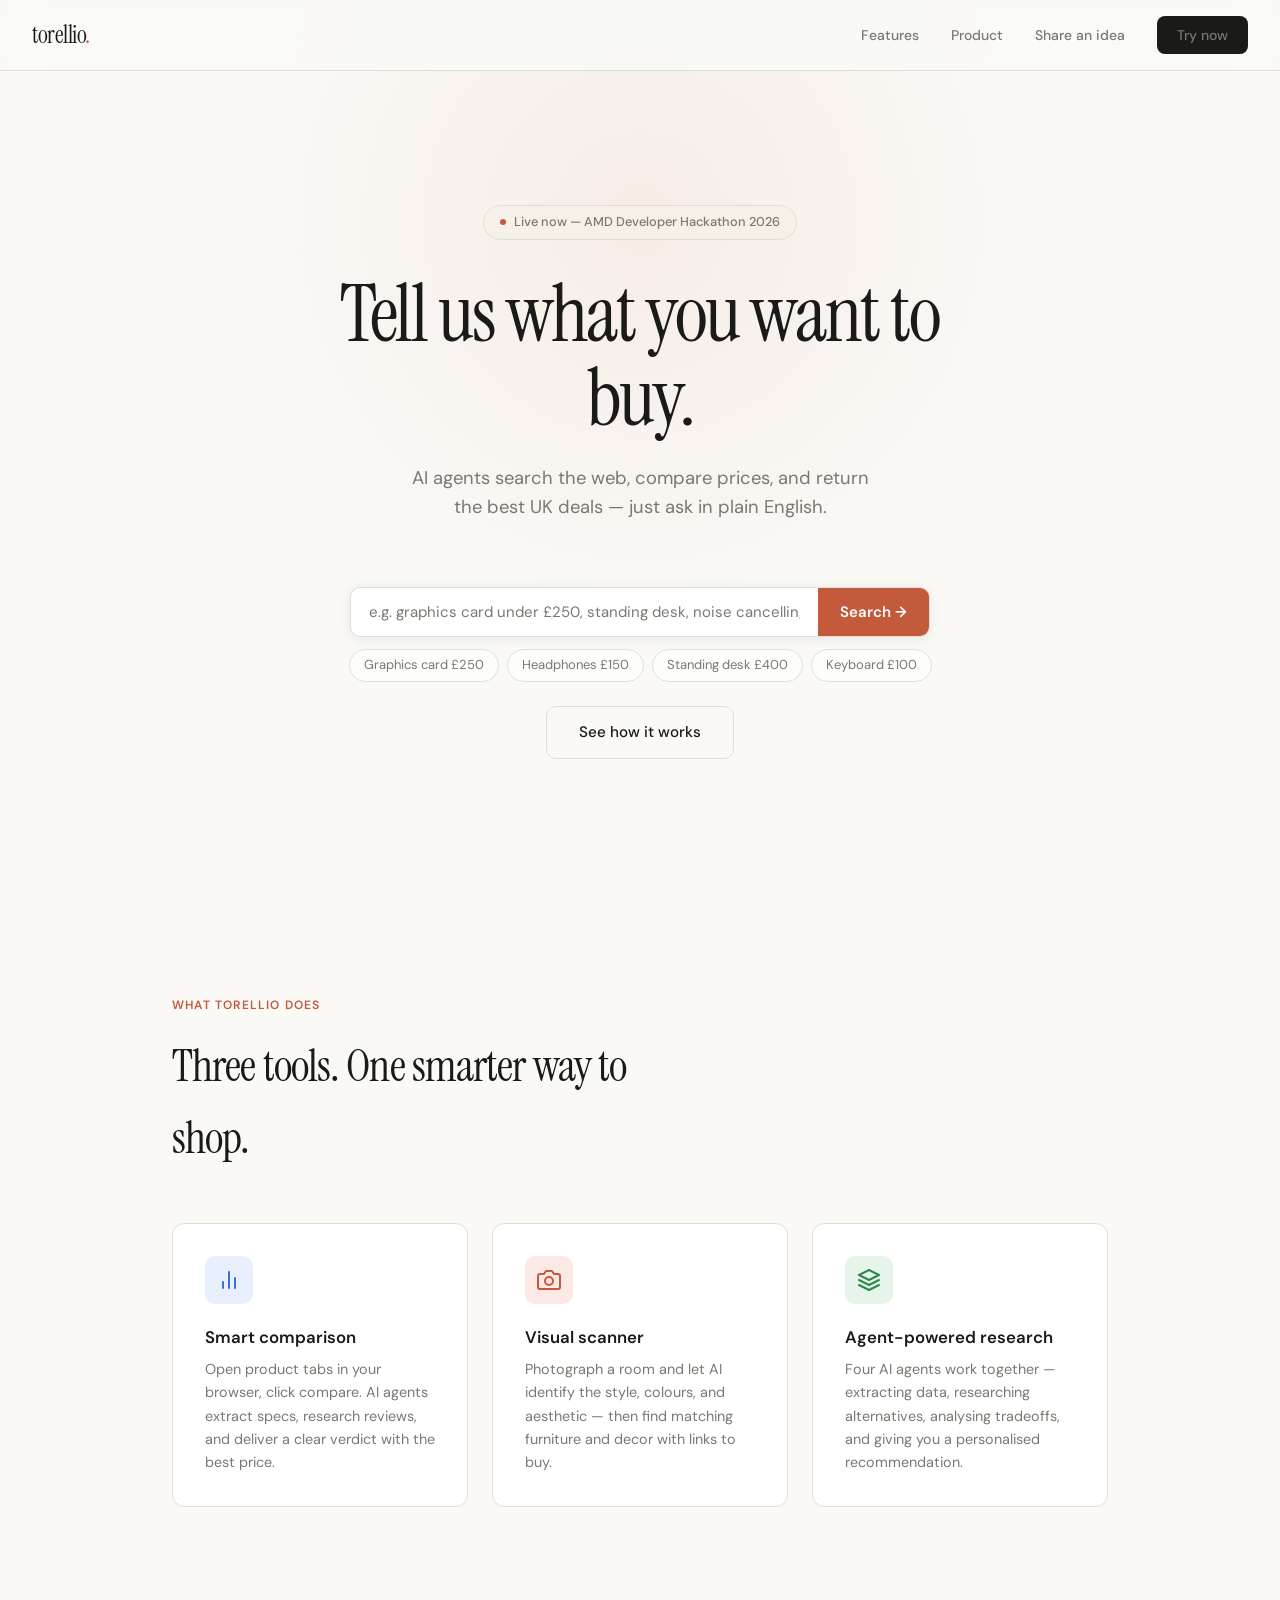
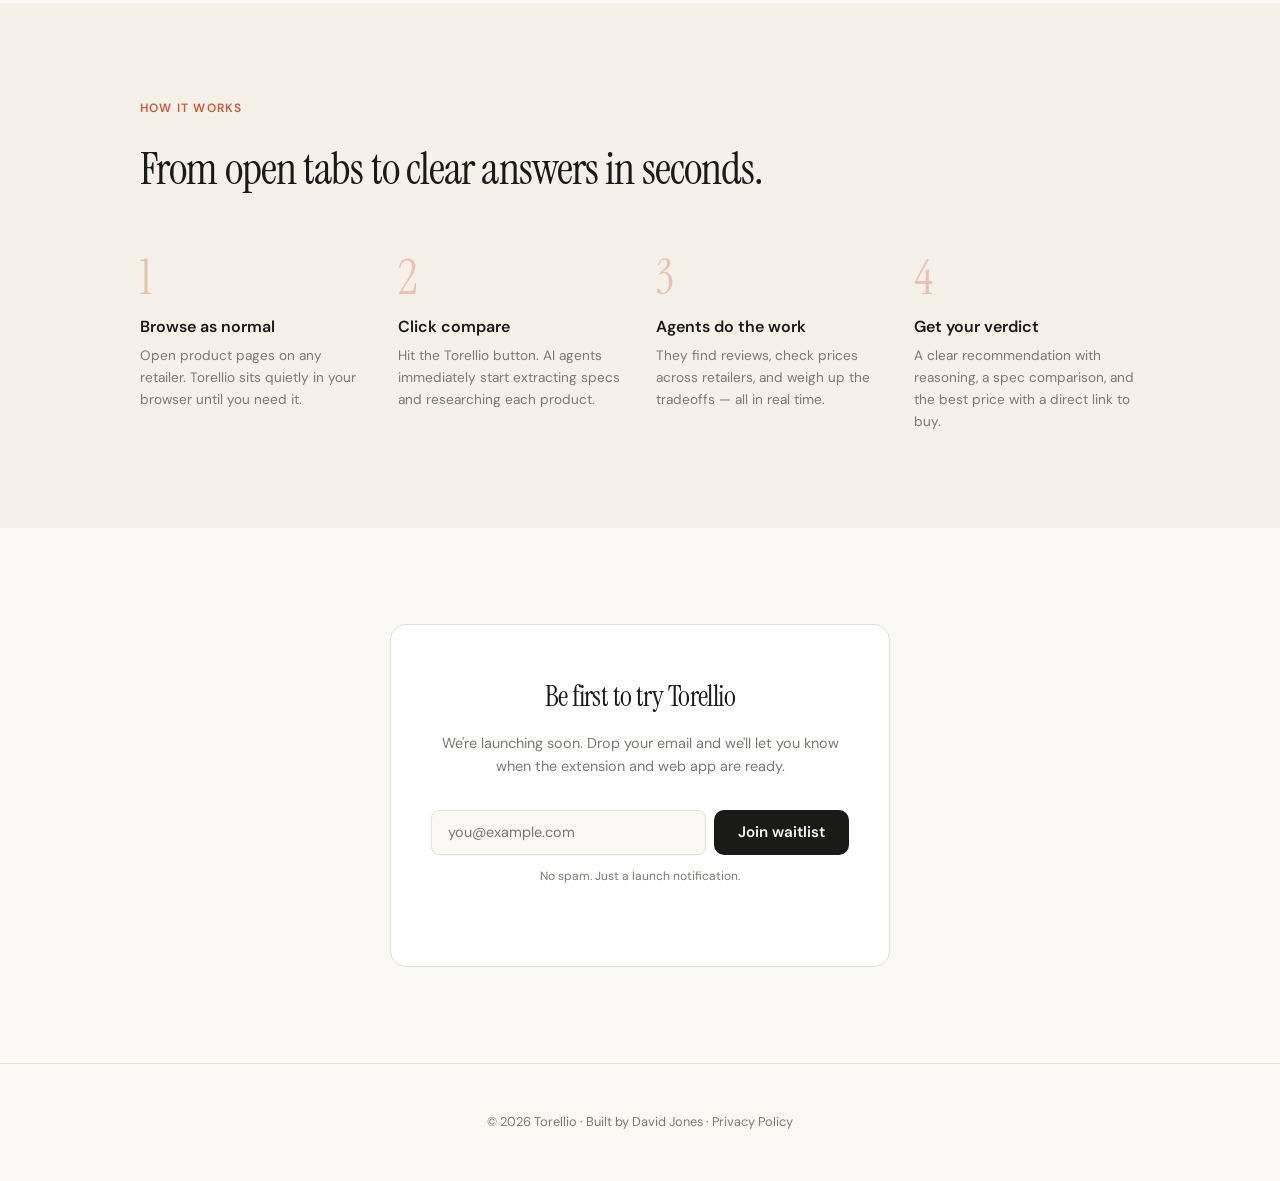
<file: index.html>
<!DOCTYPE html>
<html lang="en">
<head>
<meta charset="UTF-8">
<meta name="viewport" content="width=device-width, initial-scale=1.0">
<title>Torellio — Shop smarter with AI agents</title>
<meta name="description" content="Torellio uses AI agents to compare products, find the best prices, and match items to your style. Browser extension and visual scanner.">

<!-- OpenGraph -->
<meta property="og:type" content="website" />
<meta property="og:url" content="https://torellio.com/" />
<meta property="og:title" content="Torellio — Shop smarter with AI agents" />
<meta property="og:description" content="AI agents that research products, compare specs, find the best prices, and match items to your space — so you don't have to." />
<meta property="og:image" content="https://torellio.com/og-image.png" />
<meta property="og:locale" content="en_GB" />

<!-- Twitter Card -->
<meta name="twitter:card" content="summary_large_image" />
<meta name="twitter:title" content="Torellio — Shop smarter with AI agents" />
<meta name="twitter:description" content="AI agents that research products, compare specs, find the best prices, and match items to your space — so you don't have to." />
<meta name="twitter:image" content="https://torellio.com/og-image.png" />

<link rel="canonical" href="https://torellio.com/" />

<link rel="preconnect" href="https://fonts.googleapis.com">
<link rel="preconnect" href="https://fonts.gstatic.com" crossorigin>
<link href="https://fonts.googleapis.com/css2?family=DM+Sans:ital,opsz,wght@0,9..40,400;0,9..40,500;0,9..40,600;0,9..40,700;1,9..40,400&family=Instrument+Serif:ital@0;1&display=swap" rel="stylesheet">
<style>
*,*::before,*::after{margin:0;padding:0;box-sizing:border-box}
:root{
  --ink:#1a1a18;
  --paper:#faf9f6;
  --warm:#f5f0e8;
  --accent:#c45a3c;
  --accent-light:#f0d9cf;
  --muted:#7a7870;
  --border:#e2dfd8;
  --radius:12px;
}
html{scroll-behavior:smooth}
body{
  font-family:'DM Sans',system-ui,sans-serif;
  background:var(--paper);
  color:var(--ink);
  line-height:1.6;
  -webkit-font-smoothing:antialiased;
}

/* NAV */
nav{
  position:fixed;top:0;left:0;right:0;z-index:100;
  padding:1rem 2rem;
  display:flex;align-items:center;justify-content:space-between;
  background:rgba(250,249,246,0.85);
  backdrop-filter:blur(20px);
  border-bottom:1px solid var(--border);
}
.logo{
  font-family:'Instrument Serif',serif;
  font-size:1.5rem;
  font-weight:400;
  letter-spacing:-0.02em;
  color:var(--ink);
  text-decoration:none;
}
.logo span{color:var(--accent)}
.nav-links{display:flex;gap:2rem;align-items:center}
.nav-links a{
  text-decoration:none;color:var(--muted);
  font-size:0.875rem;font-weight:500;
  transition:color 0.2s;
}
.nav-links a:hover{color:var(--ink)}
.nav-cta{
  background:var(--ink);color:var(--paper);
  padding:0.5rem 1.25rem;border-radius:8px;
  font-size:0.875rem;font-weight:600;
  text-decoration:none;transition:opacity 0.2s;
}
.nav-cta:hover{opacity:0.85}

/* HERO */
.hero{
  min-height:100vh;
  display:flex;flex-direction:column;
  align-items:center;justify-content:center;
  text-align:center;
  padding:8rem 2rem 4rem;
  position:relative;
  overflow:hidden;
}
.hero::before{
  content:'';position:absolute;
  top:-20%;left:50%;transform:translateX(-50%);
  width:800px;height:800px;
  background:radial-gradient(circle,var(--accent-light) 0%,transparent 70%);
  opacity:0.4;pointer-events:none;
}
.badge{
  display:inline-flex;align-items:center;gap:0.5rem;
  background:var(--warm);border:1px solid var(--border);
  padding:0.4rem 1rem;border-radius:100px;
  font-size:0.8rem;font-weight:500;color:var(--muted);
  margin-bottom:2rem;
  animation:fadeUp 0.8s ease both;
}
.badge-dot{
  width:6px;height:6px;border-radius:50%;
  background:var(--accent);
  animation:pulse 2s ease infinite;
}
h1{
  font-family:'Instrument Serif',serif;
  font-size:clamp(2.8rem,7vw,5rem);
  line-height:1.05;
  font-weight:400;
  letter-spacing:-0.03em;
  max-width:700px;
  margin-bottom:1.5rem;
  animation:fadeUp 0.8s ease 0.1s both;
}
h1 em{
  font-style:italic;
  color:var(--accent);
}
.hero p{
  font-size:1.15rem;
  color:var(--muted);
  max-width:480px;
  margin-bottom:2.5rem;
  animation:fadeUp 0.8s ease 0.2s both;
}
.hero-actions{
  display:flex;gap:1rem;flex-wrap:wrap;justify-content:center;
  animation:fadeUp 0.8s ease 0.3s both;
}
.btn-primary{
  background:var(--ink);color:var(--paper);
  padding:0.85rem 2rem;border-radius:10px;
  font-size:0.95rem;font-weight:600;
  text-decoration:none;
  transition:transform 0.2s,opacity 0.2s;
  border:none;cursor:pointer;
  font-family:inherit;
}
.btn-primary:hover{transform:translateY(-1px);opacity:0.9}
.btn-secondary{
  background:transparent;color:var(--ink);
  padding:0.85rem 2rem;border-radius:10px;
  font-size:0.95rem;font-weight:500;
  text-decoration:none;
  border:1px solid var(--border);
  transition:border-color 0.2s;
}
.btn-secondary:hover{border-color:var(--muted)}

/* FEATURES */
.features{
  padding:6rem 2rem;
  max-width:1000px;margin:0 auto;
}
.section-label{
  font-size:0.75rem;font-weight:600;
  text-transform:uppercase;letter-spacing:0.1em;
  color:var(--accent);
  margin-bottom:1rem;
}
.features h2{
  font-family:'Instrument Serif',serif;
  font-size:clamp(2rem,4vw,2.8rem);
  font-weight:400;
  letter-spacing:-0.02em;
  margin-bottom:3rem;
  max-width:500px;
}
.feature-grid{
  display:grid;
  grid-template-columns:repeat(auto-fit,minmax(280px,1fr));
  gap:1.5rem;
}
.feature-card{
  background:white;
  border:1px solid var(--border);
  border-radius:var(--radius);
  padding:2rem;
  transition:transform 0.3s ease,box-shadow 0.3s ease;
}
.feature-card:hover{
  transform:translateY(-4px);
  box-shadow:0 12px 40px rgba(0,0,0,0.06);
}
.feature-icon{
  width:48px;height:48px;
  border-radius:10px;
  display:flex;align-items:center;justify-content:center;
  font-size:1.4rem;
  margin-bottom:1.25rem;
}
.fi-compare{background:#e8f0fe;color:#3b72d9}
.fi-scan{background:#fce8e4;color:var(--accent)}
.fi-agent{background:#e6f4ea;color:#2d8a4e}
.feature-card h3{
  font-size:1.05rem;font-weight:600;
  margin-bottom:0.5rem;
}
.feature-card p{
  font-size:0.9rem;color:var(--muted);
  line-height:1.6;
}

/* HOW IT WORKS */
.how{
  padding:6rem 2rem;
  background:var(--warm);
}
.how-inner{max-width:1000px;margin:0 auto}
.how h2{
  font-family:'Instrument Serif',serif;
  font-size:clamp(2rem,4vw,2.8rem);
  font-weight:400;letter-spacing:-0.02em;
  margin-bottom:3rem;
}
.steps{
  display:grid;
  grid-template-columns:repeat(auto-fit,minmax(200px,1fr));
  gap:2rem;
}
.step{position:relative}
.step-num{
  font-family:'Instrument Serif',serif;
  font-size:3rem;color:var(--accent);
  opacity:0.3;line-height:1;
  margin-bottom:0.75rem;
}
.step h3{
  font-size:1rem;font-weight:600;
  margin-bottom:0.4rem;
}
.step p{font-size:0.85rem;color:var(--muted)}

/* WAITLIST */
.waitlist{
  padding:6rem 2rem;
  text-align:center;
}
.waitlist-inner{
  max-width:500px;margin:0 auto;
  background:white;
  border:1px solid var(--border);
  border-radius:16px;
  padding:3rem 2.5rem;
}
.waitlist h2{
  font-family:'Instrument Serif',serif;
  font-size:1.8rem;font-weight:400;
  letter-spacing:-0.02em;
  margin-bottom:0.75rem;
}
.waitlist p{
  font-size:0.9rem;color:var(--muted);
  margin-bottom:2rem;
}
.email-form{
  display:flex;gap:0.5rem;
}
.email-form input{
  flex:1;
  padding:0.8rem 1rem;
  border:1px solid var(--border);
  border-radius:8px;
  font-size:0.9rem;
  font-family:inherit;
  background:var(--paper);
  outline:none;
  transition:border-color 0.2s;
}
.email-form input:focus{border-color:var(--accent)}
.email-form button{
  padding:0.8rem 1.5rem;
  white-space:nowrap;
}
.form-note{
  font-size:0.75rem;color:var(--muted);
  margin-top:0.75rem;
}

/* INLINE IDEA FORM */
.idea-step{
  border-top:1px solid var(--border);
  margin-top:1.75rem;
  padding-top:1.75rem;
  text-align:left;
}
.idea-step-label{
  font-size:0.75rem;font-weight:600;
  text-transform:uppercase;letter-spacing:0.08em;
  color:var(--accent);margin-bottom:0.5rem;
}
.idea-step h3{
  font-family:'Instrument Serif',serif;
  font-size:1.2rem;font-weight:400;
  margin-bottom:0.25rem;
}
.idea-step > p{font-size:0.85rem;color:var(--muted);margin-bottom:1.25rem}
.idea-field{margin-bottom:1rem}
.idea-field label{
  display:block;font-size:0.8rem;font-weight:500;
  margin-bottom:0.4rem;
}
.idea-field select,.idea-field textarea{
  width:100%;
  padding:0.7rem 0.9rem;
  border:1px solid var(--border);
  border-radius:8px;
  font-size:0.875rem;font-family:inherit;
  background:var(--paper);color:var(--ink);
  outline:none;
  transition:border-color 0.2s;
  appearance:none;
}
.idea-field select{
  background-image:url("data:image/svg+xml,%3Csvg xmlns='http://www.w3.org/2000/svg' width='12' height='12' viewBox='0 0 24 24' fill='none' stroke='%237a7870' stroke-width='2'%3E%3Cpath d='M6 9l6 6 6-6'/%3E%3C/svg%3E");
  background-repeat:no-repeat;background-position:right 0.9rem center;
  padding-right:2.5rem;cursor:pointer;
}
.idea-field textarea{resize:vertical;min-height:100px;line-height:1.6}
.idea-field select:focus,.idea-field textarea:focus{border-color:var(--accent)}
.idea-actions{display:flex;gap:0.75rem;margin-top:0.25rem}
.idea-actions .btn-primary{flex:1;padding:0.75rem 1rem;font-size:0.875rem}
.btn-skip{
  background:transparent;color:var(--muted);
  padding:0.75rem 1rem;border-radius:10px;
  font-size:0.875rem;font-weight:500;
  border:1px solid var(--border);cursor:pointer;
  font-family:inherit;transition:border-color 0.2s;
}
.btn-skip:hover{border-color:var(--muted);color:var(--ink)}

/* FOOTER */
footer{
  padding:3rem 2rem;
  border-top:1px solid var(--border);
  text-align:center;
}
footer p{font-size:0.8rem;color:var(--muted)}
footer a{color:var(--muted);text-decoration:none}
footer a:hover{color:var(--ink)}

/* ANIMATIONS */
@keyframes fadeUp{
  from{opacity:0;transform:translateY(20px)}
  to{opacity:1;transform:translateY(0)}
}
@keyframes pulse{
  0%,100%{opacity:1}
  50%{opacity:0.4}
}

/* SCROLL ANIMATIONS */
.reveal{
  opacity:0;transform:translateY(30px);
  transition:opacity 0.6s ease,transform 0.6s ease;
}
.reveal.visible{opacity:1;transform:translateY(0)}

/* MOBILE */
@media(max-width:640px){
  nav{padding:1rem}
  .nav-links a:not(.nav-cta):not(.nav-ideas){display:none}
  .nav-ideas{font-size:0.8rem}
  .hero{padding:7rem 1.5rem 3rem}
  .email-form{flex-direction:column}
  .features,.how,.waitlist{padding:4rem 1.5rem}
  .waitlist-inner{padding:2rem 1.5rem}
}

/* ---- Hero search bar ---- */
.hero-search{
  display:flex;
  max-width:580px;width:100%;margin:1.5rem auto 0.75rem;
  background:#fff;border:1.5px solid var(--border);
  border-radius:10px;overflow:hidden;
  box-shadow:0 2px 12px rgba(26,26,24,0.08);
}
.hero-search input{
  flex:1;padding:14px 18px;border:none;
  font-family:'DM Sans',sans-serif;font-size:15px;color:var(--ink);
  outline:none;background:transparent;min-width:0;
}
.hero-search input::placeholder{color:var(--muted)}
.hero-search button{
  padding:14px 22px;background:var(--accent);color:#fff;border:none;
  font-family:'DM Sans',sans-serif;font-weight:600;font-size:15px;
  cursor:pointer;transition:background 0.15s;white-space:nowrap;
}
.hero-search button:hover{background:#b04d32}
.hero-examples{
  display:flex;flex-wrap:wrap;gap:8px;justify-content:center;
}
.hero-ex-chip{
  padding:5px 14px;background:rgba(255,255,255,0.7);
  border:1px solid var(--border);border-radius:20px;
  font-size:13px;color:var(--muted);cursor:pointer;transition:all 0.15s;
}
.hero-ex-chip:hover{border-color:var(--accent);color:var(--accent)}
@media(max-width:600px){
  .hero-search{flex-direction:column;border-radius:10px}
  .hero-search button{border-radius:0 0 8px 8px;padding:12px}
}
</style>
</head>
<body>

<nav>
  <a href="/" class="logo">torellio<span>.</span></a>
  <div class="nav-links">
    <a href="#features">Features</a>
    <a href="/product">Product</a>
    <a href="/ideas" class="nav-ideas">Share an idea</a>
    <a href="/chat" class="nav-cta">Try now</a>
  </div>
</nav>

<section class="hero">
  <div class="badge">
    <span class="badge-dot"></span>
    Live now — AMD Developer Hackathon 2026
  </div>
  <h1>Tell us what you want to buy.</h1>
  <p>AI agents search the web, compare prices, and return the best UK deals — just ask in plain English.</p>
  <div class="hero-search">
    <input type="text" id="hero-q" placeholder="e.g. graphics card under £250, standing desk, noise cancelling headphones…" autocomplete="off" />
    <button onclick="heroSearch()">Search →</button>
  </div>
  <div class="hero-examples">
    <span class="hero-ex-chip" onclick="setHeroQ('graphics card under £250')">Graphics card £250</span>
    <span class="hero-ex-chip" onclick="setHeroQ('noise cancelling headphones under £150')">Headphones £150</span>
    <span class="hero-ex-chip" onclick="setHeroQ('standing desk under £400')">Standing desk £400</span>
    <span class="hero-ex-chip" onclick="setHeroQ('mechanical keyboard under £100')">Keyboard £100</span>
  </div>
  <div class="hero-actions" style="margin-top:1.5rem">
    <a href="#features" class="btn-secondary">See how it works</a>
  </div>
</section>

<section class="features" id="features">
  <div class="section-label reveal">What Torellio does</div>
  <h2 class="reveal">Three tools. One smarter way to shop.</h2>
  <div class="feature-grid">
    <div class="feature-card reveal">
      <div class="feature-icon fi-compare">
        <svg width="24" height="24" fill="none" stroke="currentColor" stroke-width="2" stroke-linecap="round" stroke-linejoin="round" viewBox="0 0 24 24"><path d="M18 20V10M12 20V4M6 20v-6"/></svg>
      </div>
      <h3>Smart comparison</h3>
      <p>Open product tabs in your browser, click compare. AI agents extract specs, research reviews, and deliver a clear verdict with the best price.</p>
    </div>
    <div class="feature-card reveal">
      <div class="feature-icon fi-scan">
        <svg width="24" height="24" fill="none" stroke="currentColor" stroke-width="2" stroke-linecap="round" stroke-linejoin="round" viewBox="0 0 24 24"><path d="M23 19a2 2 0 0 1-2 2H3a2 2 0 0 1-2-2V8a2 2 0 0 1 2-2h4l2-3h6l2 3h4a2 2 0 0 1 2 2z"/><circle cx="12" cy="13" r="4"/></svg>
      </div>
      <h3>Visual scanner</h3>
      <p>Photograph a room and let AI identify the style, colours, and aesthetic — then find matching furniture and decor with links to buy.</p>
    </div>
    <div class="feature-card reveal">
      <div class="feature-icon fi-agent">
        <svg width="24" height="24" fill="none" stroke="currentColor" stroke-width="2" stroke-linecap="round" stroke-linejoin="round" viewBox="0 0 24 24"><path d="M12 2L2 7l10 5 10-5-10-5zM2 17l10 5 10-5M2 12l10 5 10-5"/></svg>
      </div>
      <h3>Agent-powered research</h3>
      <p>Four AI agents work together — extracting data, researching alternatives, analysing tradeoffs, and giving you a personalised recommendation.</p>
    </div>
  </div>
</section>

<section class="how" id="how">
  <div class="how-inner">
    <div class="section-label reveal">How it works</div>
    <h2 class="reveal">From open tabs to clear answers in seconds.</h2>
    <div class="steps">
      <div class="step reveal">
        <div class="step-num">1</div>
        <h3>Browse as normal</h3>
        <p>Open product pages on any retailer. Torellio sits quietly in your browser until you need it.</p>
      </div>
      <div class="step reveal">
        <div class="step-num">2</div>
        <h3>Click compare</h3>
        <p>Hit the Torellio button. AI agents immediately start extracting specs and researching each product.</p>
      </div>
      <div class="step reveal">
        <div class="step-num">3</div>
        <h3>Agents do the work</h3>
        <p>They find reviews, check prices across retailers, and weigh up the tradeoffs — all in real time.</p>
      </div>
      <div class="step reveal">
        <div class="step-num">4</div>
        <h3>Get your verdict</h3>
        <p>A clear recommendation with reasoning, a spec comparison, and the best price with a direct link to buy.</p>
      </div>
    </div>
  </div>
</section>

<section class="waitlist" id="waitlist">
  <div class="waitlist-inner reveal">
    <h2>Be first to try Torellio</h2>
    <p>We're launching soon. Drop your email and we'll let you know when the extension and web app are ready.</p>

    <div id="waitlist-form-state">
      <form class="email-form" onsubmit="handleSubmit(event)" id="waitlist-form">
        <input type="email" placeholder="you@example.com" required id="email-input">
        <button type="submit" class="btn-primary" id="submit-btn">Join waitlist</button>
      </form>
      <div class="form-note">No spam. Just a launch notification.</div>
    </div>

    <div id="waitlist-success" style="display:none">
      <div style="font-size:1.5rem;margin-bottom:0.5rem">🎉</div>
      <p style="font-weight:500;color:var(--ink);margin-bottom:0.25rem">You're on the list!</p>
      <p style="font-size:0.85rem;color:var(--muted)">We'll be in touch when Torellio launches.</p>
      <div class="idea-step" id="inline-idea-form">
        <div class="idea-step-label">While you're here</div>
        <h3>Got a feature idea?</h3>
        <p>Tell us what would make Torellio useful for you — every idea gets read.</p>
        <form id="inline-ideas-form" novalidate>
          <div class="idea-field">
            <label for="idea-category">Category</label>
            <select id="idea-category" required>
              <option value="" disabled selected>Select a category…</option>
              <option value="Comparison">Comparison — how products are compared</option>
              <option value="Visual Scanner">Visual Scanner — room photo feature</option>
              <option value="Price Tracking">Price Tracking — alerts, history, accuracy</option>
              <option value="Browser Extension">Browser Extension — how it works in your browser</option>
              <option value="Retailers">Retailers — which shops are supported</option>
              <option value="Results">Results — how verdicts and recommendations work</option>
              <option value="Other">Other — anything else</option>
            </select>
          </div>
          <div class="idea-field">
            <label for="idea-text">Your idea</label>
            <textarea id="idea-text" placeholder="e.g. I'd love a price history chart…" maxlength="1000" required></textarea>
          </div>
          <div class="idea-actions">
            <button type="submit" class="btn-primary" id="idea-submit-btn">Submit idea</button>
            <button type="button" class="btn-skip" onclick="skipIdea()">Skip</button>
          </div>
        </form>
      </div>
      <div id="inline-idea-done" style="display:none;margin-top:1.25rem">
        <p style="font-size:0.875rem;color:var(--muted)">Thanks — idea received. We'll see you at launch.</p>
      </div>
    </div>

    <div id="waitlist-duplicate" style="display:none">
      <p style="font-size:0.9rem;color:var(--muted)">You're already on the list — we'll be in touch.</p>
    </div>

    <p style="font-size:0.8rem;color:var(--muted);margin-top:1.25rem">
      <span id="waitlist-count" style="font-weight:600;color:var(--ink)"></span>
    </p>
  </div>
</section>

<footer>
  <p>&copy; 2026 Torellio &middot; Built by <a href="https://bongosclub.uk" target="_blank" rel="noopener">David Jones</a> &middot; <a href="/privacy">Privacy Policy</a></p>
</footer>

<script>
// Replace with your Worker URL once deployed
const WORKER_URL = 'https://torellio-api.davidjonesuk1997.workers.dev';

const observer = new IntersectionObserver((entries) => {
  entries.forEach((entry, i) => {
    if (entry.isIntersecting) {
      setTimeout(() => entry.target.classList.add('visible'), i * 80);
      observer.unobserve(entry.target);
    }
  });
}, { threshold: 0.15 });
document.querySelectorAll('.reveal').forEach(el => observer.observe(el));

// Load waitlist count
async function loadCount() {
  try {
    const res = await fetch(`${WORKER_URL}/api/stats`);
    const data = await res.json();
    if (data.waitlist > 0) {
      document.getElementById('waitlist-count').textContent =
        `${data.waitlist.toLocaleString()} people already signed up`;
    }
  } catch {}
}
loadCount();

async function handleSubmit(e) {
  e.preventDefault();
  const btn = document.getElementById('submit-btn');
  const email = document.getElementById('email-input').value.trim();

  btn.disabled = true;
  btn.textContent = 'Joining…';

  try {
    const res = await fetch(`${WORKER_URL}/api/waitlist`, {
      method: 'POST',
      headers: { 'Content-Type': 'application/json' },
      body: JSON.stringify({ email }),
    });
    const data = await res.json();

    document.getElementById('waitlist-form-state').style.display = 'none';

    if (data.message === 'already_registered') {
      document.getElementById('waitlist-duplicate').style.display = 'block';
    } else {
      document.getElementById('waitlist-success').style.display = 'block';
      loadCount();
    }
  } catch {
    btn.disabled = false;
    btn.textContent = 'Join waitlist';
    alert('Something went wrong. Please try again.');
  }
}

document.getElementById('inline-ideas-form').addEventListener('submit', async (e) => {
  e.preventDefault();
  const btn = document.getElementById('idea-submit-btn');
  const category = document.getElementById('idea-category').value;
  const idea = document.getElementById('idea-text').value.trim();

  if (!category || idea.length < 10) return;

  btn.disabled = true;
  btn.textContent = 'Submitting…';

  try {
    await fetch(`${WORKER_URL}/api/ideas`, {
      method: 'POST',
      headers: { 'Content-Type': 'application/json' },
      body: JSON.stringify({ idea, category }),
    });
  } catch {}

  showIdeaDone();
});

function skipIdea() { showIdeaDone(); }

function showIdeaDone() {
  document.getElementById('inline-idea-form').style.display = 'none';
  document.getElementById('inline-idea-done').style.display = 'block';
}

function heroSearch() {
  const q = document.getElementById('hero-q').value.trim();
  window.location.href = q ? '/chat?q=' + encodeURIComponent(q) : '/chat';
}
function setHeroQ(text) {
  document.getElementById('hero-q').value = text;
  document.getElementById('hero-q').focus();
}
document.getElementById('hero-q').addEventListener('keydown', function(e) {
  if (e.key === 'Enter') heroSearch();
});
</script>

</body>
</html>
</file>
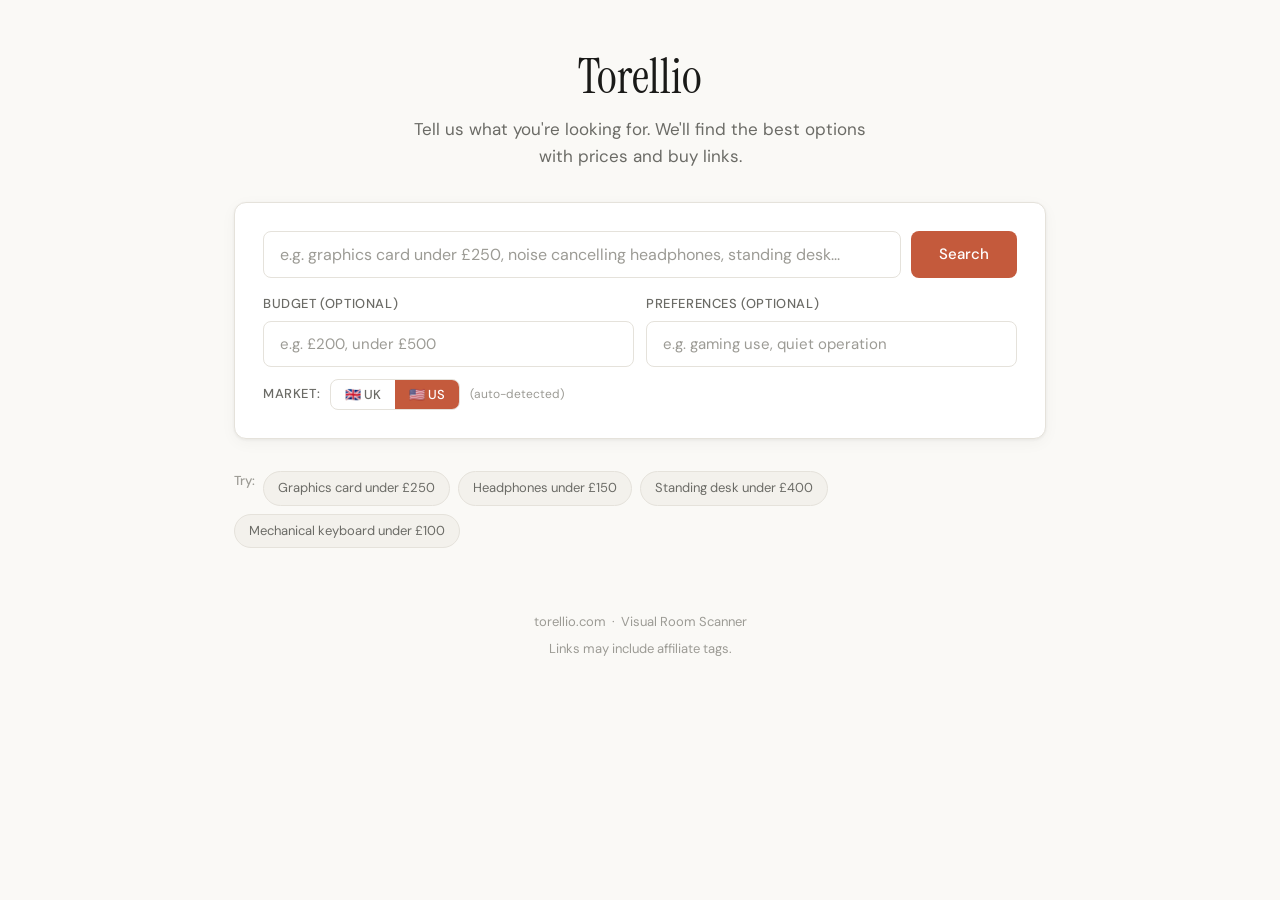
<file: chat.html>
<!DOCTYPE html>
<html lang="en">
<head>
  <meta charset="UTF-8" />
  <meta name="viewport" content="width=device-width, initial-scale=1.0" />
  <title>Torellio — Shopping Assistant</title>
  <link rel="stylesheet" href="assets/style.css" />
  <style>
    .page-header {
      padding: 48px 0 32px;
      text-align: center;
    }
    .page-header h1 { font-size: clamp(2rem, 5vw, 3rem); margin-bottom: 10px; }
    .page-header p { color: var(--ink-muted); font-size: 17px; max-width: 480px; margin: 0 auto; }

    .search-card {
      background: var(--surface);
      border: 1px solid var(--border);
      border-radius: var(--radius);
      box-shadow: var(--shadow);
      padding: 28px;
      margin-bottom: 32px;
    }

    .query-row {
      display: flex;
      gap: 10px;
      margin-bottom: 16px;
    }
    .query-row .form-control { flex: 1; font-size: 16px; }
    .query-row .btn { flex-shrink: 0; padding: 12px 28px; }

    .options-row {
      display: grid;
      grid-template-columns: 1fr 1fr;
      gap: 12px;
    }
    @media (max-width: 520px) {
      .options-row { grid-template-columns: 1fr; }
      .query-row { flex-direction: column; }
      .query-row .btn { width: 100%; }
    }

    /* Loading */
    .loading-state {
      display: none;
      align-items: center;
      gap: 14px;
      padding: 28px;
      background: var(--surface);
      border: 1px solid var(--border);
      border-radius: var(--radius);
      margin-bottom: 24px;
    }
    .loading-state.visible { display: flex; }
    .loading-text { color: var(--ink-muted); font-size: 15px; }

    /* Results */
    #results { display: none; }
    #results.visible { display: block; }

    .results-intro {
      font-size: 16px;
      color: var(--ink-muted);
      margin-bottom: 20px;
      padding: 16px 20px;
      background: var(--bg-warm);
      border-radius: var(--radius-sm);
      border-left: 3px solid var(--accent);
    }

    .results-grid {
      display: grid;
      grid-template-columns: repeat(auto-fill, minmax(280px, 1fr));
      gap: 16px;
    }

    .product-card {
      background: var(--surface);
      border: 1px solid var(--border);
      border-radius: var(--radius);
      box-shadow: var(--shadow);
      padding: 22px;
      display: flex;
      flex-direction: column;
      gap: 10px;
      transition: box-shadow 0.15s, border-color 0.15s;
    }
    .product-card:hover {
      box-shadow: var(--shadow-lg);
      border-color: var(--border-strong);
    }

    .product-retailer {
      font-size: 11px;
      font-weight: 600;
      text-transform: uppercase;
      letter-spacing: 0.8px;
      color: var(--ink-faint);
    }

    .product-name {
      font-family: 'Instrument Serif', Georgia, serif;
      font-size: 18px;
      line-height: 1.3;
      color: var(--ink);
    }

    .product-price {
      font-size: 22px;
      font-weight: 600;
      color: var(--accent);
    }

    .product-reason {
      font-size: 14px;
      color: var(--ink-muted);
      line-height: 1.5;
      flex: 1;
    }

    .product-btn {
      display: block;
      text-align: center;
      padding: 10px 16px;
      background: var(--accent);
      color: #fff;
      border-radius: var(--radius-sm);
      font-size: 14px;
      font-weight: 500;
      transition: background 0.15s;
      text-decoration: none;
      margin-top: 4px;
    }
    .product-btn:hover { background: var(--accent-hover); text-decoration: none; }

    /* Country toggle */
    .country-toggle { display: flex; border: 1.5px solid var(--border); border-radius: var(--radius-sm); overflow: hidden; }
    .country-btn {
      padding: 6px 14px; border: none; background: transparent;
      font-family: 'DM Sans', sans-serif; font-size: 13px; font-weight: 500;
      cursor: pointer; color: var(--ink-muted); transition: background 0.15s, color 0.15s;
    }
    .country-btn.active { background: var(--accent); color: #fff; }
    .country-btn:not(.active):hover { background: var(--bg-warm); }

    /* Error */
    .error-box {
      display: none;
      background: #fef2f2;
      border: 1px solid #fecaca;
      border-radius: var(--radius-sm);
      padding: 16px 20px;
      color: #991b1b;
      font-size: 14px;
      margin-bottom: 20px;
    }
    .error-box.visible { display: block; }

    /* Recent queries */
    .recent-label {
      font-size: 13px;
      color: var(--ink-faint);
      margin-bottom: 10px;
      font-weight: 500;
    }
    .recent-chips { display: flex; flex-wrap: wrap; gap: 8px; margin-bottom: 24px; }
    .chip {
      padding: 6px 14px;
      background: var(--bg-warm);
      border: 1px solid var(--border);
      border-radius: 20px;
      font-size: 13px;
      color: var(--ink-muted);
      cursor: pointer;
      transition: border-color 0.15s, color 0.15s;
    }
    .chip:hover { border-color: var(--accent); color: var(--accent); }

    footer {
      text-align: center;
      padding: 40px 0 28px;
      color: var(--ink-faint);
      font-size: 13px;
    }
    footer a { color: var(--ink-faint); }
    footer a:hover { color: var(--accent); }
  </style>
</head>
<body>

<div class="container">
  <header class="page-header">
    <h1>Torellio</h1>
    <p>Tell us what you're looking for. We'll find the best options with prices and buy links.</p>
  </header>

  <div class="search-card">
    <div class="query-row">
      <input
        id="query"
        class="form-control"
        type="text"
        placeholder="e.g. graphics card under £250, noise cancelling headphones, standing desk..."
        autocomplete="off"
      />
      <button id="search-btn" class="btn btn-primary" onclick="doSearch()">Search</button>
    </div>
    <div class="options-row">
      <div class="form-group" style="margin-bottom:0">
        <label class="form-label" for="budget">Budget (optional)</label>
        <input id="budget" class="form-control" type="text" placeholder="e.g. £200, under £500" />
      </div>
      <div class="form-group" style="margin-bottom:0">
        <label class="form-label" for="prefs">Preferences (optional)</label>
        <input id="prefs" class="form-control" type="text" placeholder="e.g. gaming use, quiet operation" />
      </div>
    </div>
    <div style="margin-top:12px;display:flex;align-items:center;gap:10px;">
      <label class="form-label" style="margin-bottom:0">Market:</label>
      <div class="country-toggle" id="country-toggle">
        <button class="country-btn active" data-country="UK" onclick="setCountry('UK')">🇬🇧 UK</button>
        <button class="country-btn" data-country="US" onclick="setCountry('US')">🇺🇸 US</button>
      </div>
      <span id="country-auto" style="font-size:12px;color:var(--ink-faint)"></span>
    </div>
  </div>

  <div class="recent-chips" id="example-queries">
    <span class="recent-label">Try:</span>
    <span class="chip" onclick="fillQuery('graphics card under £250 for gaming')">Graphics card under £250</span>
    <span class="chip" onclick="fillQuery('noise cancelling headphones under £150')">Headphones under £150</span>
    <span class="chip" onclick="fillQuery('standing desk UK under £400')">Standing desk under £400</span>
    <span class="chip" onclick="fillQuery('mechanical keyboard under £100')">Mechanical keyboard under £100</span>
  </div>

  <div class="loading-state" id="loading">
    <div class="spinner"></div>
    <div>
      <div class="loading-text" id="loading-text">Searching for products…</div>
    </div>
  </div>

  <div class="error-box" id="error-box"></div>

  <div id="results">
    <div class="results-intro" id="results-intro"></div>
    <div class="results-grid" id="results-grid"></div>
  </div>
</div>

<footer>
  <p>
    <a href="/">torellio.com</a> &nbsp;·&nbsp;
    <a href="/scanner.html">Visual Room Scanner</a>
  </p>
  <p style="margin-top:6px">Links may include affiliate tags.</p>
</footer>

<script>
  const BACKEND_URL = 'https://api.torellio.com';
  let selectedCountry = 'UK';

  function setCountry(c) {
    selectedCountry = c;
    document.querySelectorAll('.country-btn').forEach(b => {
      b.classList.toggle('active', b.dataset.country === c);
    });
  }

  // Auto-detect country from browser locale
  (function detectCountry() {
    const tz = Intl.DateTimeFormat().resolvedOptions().timeZone || '';
    const lang = navigator.language || '';
    const isUS = tz.startsWith('America/') || lang.startsWith('en-US');
    const detected = isUS ? 'US' : 'UK';
    setCountry(detected);
    document.getElementById('country-auto').textContent = '(auto-detected)';
  })();

  const loadingMessages = [
    'Searching for products…',
    'Checking prices across retailers…',
    'Picking the best options for you…',
  ];
  let loadingInterval;

  function fillQuery(text) {
    document.getElementById('query').value = text;
    document.getElementById('query').focus();
  }

  function showLoading() {
    let i = 0;
    document.getElementById('loading-text').textContent = loadingMessages[0];
    document.getElementById('loading').classList.add('visible');
    loadingInterval = setInterval(() => {
      i = (i + 1) % loadingMessages.length;
      document.getElementById('loading-text').textContent = loadingMessages[i];
    }, 4000);
  }

  function hideLoading() {
    clearInterval(loadingInterval);
    document.getElementById('loading').classList.remove('visible');
  }

  function showError(msg) {
    const box = document.getElementById('error-box');
    box.textContent = msg;
    box.classList.add('visible');
  }

  function hideError() {
    document.getElementById('error-box').classList.remove('visible');
  }

  function renderResults(data) {
    const recs = data.recommendations || [];
    document.getElementById('results-intro').textContent = data.intro || '';

    const grid = document.getElementById('results-grid');
    grid.innerHTML = '';

    if (recs.length === 0) {
      grid.innerHTML = '<p style="color:var(--ink-muted)">No recommendations found. Try a different search.</p>';
    } else {
      recs.forEach(r => {
        const card = document.createElement('div');
        card.className = 'product-card';
        card.innerHTML = `
          <div class="product-retailer">${escHtml(r.retailer)}</div>
          <div class="product-name">${escHtml(r.name)}</div>
          <div class="product-price">${escHtml(r.price)}</div>
          <div class="product-reason">${escHtml(r.match_reason)}</div>
          ${r.url ? `<a href="${escHtml(r.url)}" target="_blank" rel="noopener" class="product-btn">View product →</a>` : ''}
        `;
        grid.appendChild(card);
      });
    }

    document.getElementById('results').classList.add('visible');
  }

  function escHtml(str) {
    if (!str) return '';
    return String(str)
      .replace(/&/g, '&amp;')
      .replace(/</g, '&lt;')
      .replace(/>/g, '&gt;')
      .replace(/"/g, '&quot;');
  }

  async function doSearch() {
    const query = document.getElementById('query').value.trim();
    if (!query) {
      document.getElementById('query').focus();
      return;
    }

    hideError();
    document.getElementById('results').classList.remove('visible');
    document.getElementById('search-btn').disabled = true;
    showLoading();

    const budget = document.getElementById('budget').value.trim();
    const prefs = document.getElementById('prefs').value.trim();

    try {
      const res = await fetch(`${BACKEND_URL}/api/chat`, {
        method: 'POST',
        headers: { 'Content-Type': 'application/json' },
        body: JSON.stringify({ query, budget, preferences: prefs, country: selectedCountry }),
      });

      if (!res.ok) {
        const err = await res.json().catch(() => ({ detail: res.statusText }));
        throw new Error(`Server error ${res.status}: ${JSON.stringify(err)}`);
      }

      const data = await res.json();
      renderResults(data);
    } catch (err) {
      showError(`Something went wrong: ${err.message}`);
    } finally {
      hideLoading();
      document.getElementById('search-btn').disabled = false;
    }
  }

  // Submit on Enter in query field
  document.getElementById('query').addEventListener('keydown', e => {
    if (e.key === 'Enter') doSearch();
  });

  // Pre-fill from ?q= URL param and auto-submit
  const _urlQ = new URLSearchParams(window.location.search).get('q');
  if (_urlQ) {
    document.getElementById('query').value = _urlQ;
    doSearch();
  }
</script>
</body>
</html>
</file>
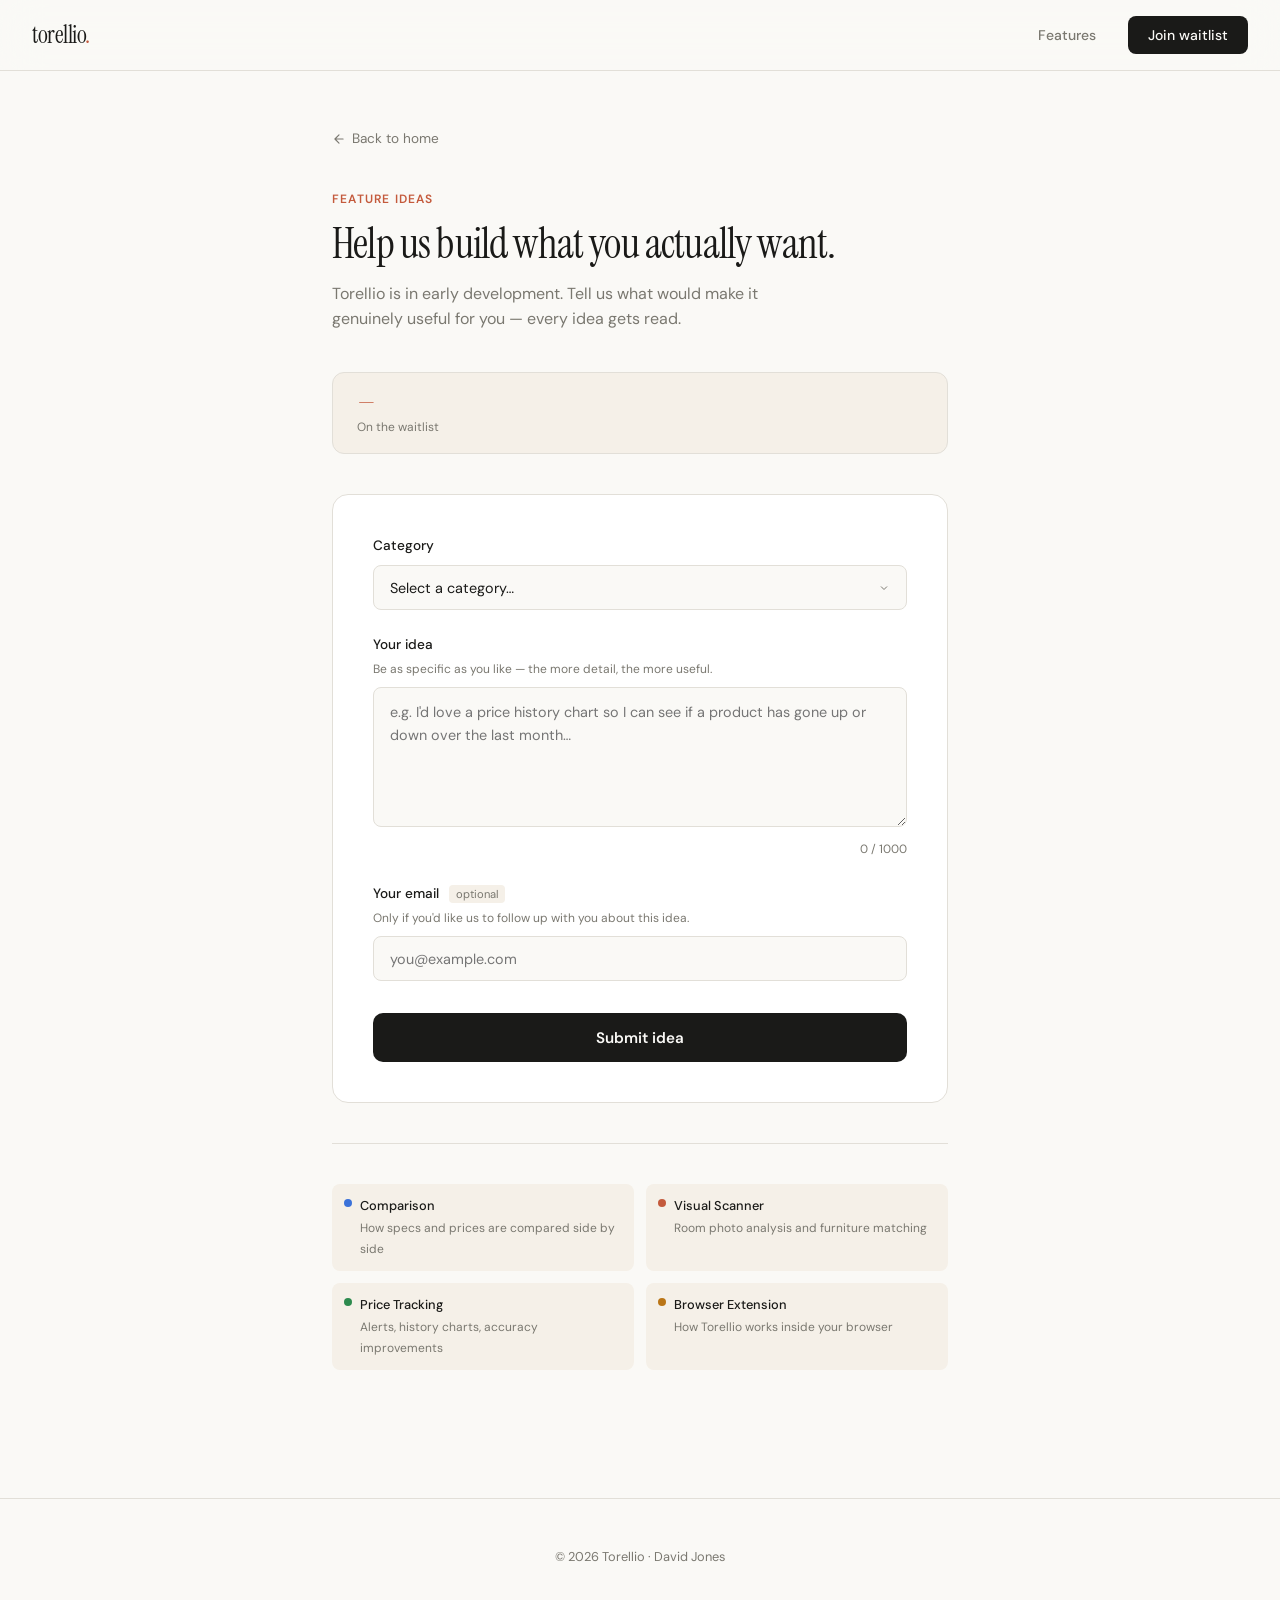
<file: ideas.html>
<!DOCTYPE html>
<html lang="en">
<head>
<meta charset="UTF-8">
<meta name="viewport" content="width=device-width, initial-scale=1.0">
<title>Share an Idea — Torellio</title>
<meta name="description" content="Got a feature idea for Torellio? We'd love to hear it. Help shape what we build next.">
<link rel="preconnect" href="https://fonts.googleapis.com">
<link rel="preconnect" href="https://fonts.gstatic.com" crossorigin>
<link href="https://fonts.googleapis.com/css2?family=DM+Sans:ital,opsz,wght@0,9..40,400;0,9..40,500;0,9..40,600;1,9..40,400&family=Instrument+Serif:ital@0;1&display=swap" rel="stylesheet">
<style>
*,*::before,*::after{margin:0;padding:0;box-sizing:border-box}
:root{
  --ink:#1a1a18;
  --paper:#faf9f6;
  --warm:#f5f0e8;
  --accent:#c45a3c;
  --accent-light:#f0d9cf;
  --muted:#7a7870;
  --border:#e2dfd8;
  --radius:12px;
}
html{scroll-behavior:smooth}
body{
  font-family:'DM Sans',system-ui,sans-serif;
  background:var(--paper);
  color:var(--ink);
  line-height:1.6;
  -webkit-font-smoothing:antialiased;
  min-height:100vh;
}

nav{
  position:fixed;top:0;left:0;right:0;z-index:100;
  padding:1rem 2rem;
  display:flex;align-items:center;justify-content:space-between;
  background:rgba(250,249,246,0.85);
  backdrop-filter:blur(20px);
  border-bottom:1px solid var(--border);
}
.logo{
  font-family:'Instrument Serif',serif;
  font-size:1.5rem;font-weight:400;
  letter-spacing:-0.02em;
  color:var(--ink);text-decoration:none;
}
.logo span{color:var(--accent)}
.nav-links{display:flex;gap:2rem;align-items:center}
.nav-links a{
  text-decoration:none;color:var(--muted);
  font-size:0.875rem;font-weight:500;
  transition:color 0.2s;
}
.nav-links a:hover{color:var(--ink)}
.nav-cta{
  background:var(--ink);color:var(--paper) !important;
  padding:0.5rem 1.25rem;border-radius:8px;
  font-size:0.875rem;font-weight:600;
}

.page{
  max-width:680px;
  margin:0 auto;
  padding:8rem 2rem 4rem;
}

.back-link{
  display:inline-flex;align-items:center;gap:0.4rem;
  font-size:0.85rem;color:var(--muted);
  text-decoration:none;
  margin-bottom:2.5rem;
  transition:color 0.2s;
}
.back-link:hover{color:var(--ink)}
.back-link svg{width:14px;height:14px}

.page-header{margin-bottom:2.5rem}
.section-label{
  font-size:0.75rem;font-weight:600;
  text-transform:uppercase;letter-spacing:0.1em;
  color:var(--accent);margin-bottom:0.75rem;
}
h1{
  font-family:'Instrument Serif',serif;
  font-size:clamp(1.8rem,4vw,2.6rem);
  font-weight:400;letter-spacing:-0.02em;
  line-height:1.15;margin-bottom:0.75rem;
}
.page-header p{
  font-size:1rem;color:var(--muted);
  max-width:480px;
}

/* Stats bar */
.stats-bar{
  display:flex;gap:2rem;
  padding:1rem 1.5rem;
  background:var(--warm);
  border:1px solid var(--border);
  border-radius:var(--radius);
  margin-bottom:2.5rem;
}
.stat{display:flex;flex-direction:column}
.stat-num{
  font-family:'Instrument Serif',serif;
  font-size:1.6rem;font-weight:400;
  color:var(--accent);line-height:1;
}
.stat-label{font-size:0.75rem;color:var(--muted);margin-top:0.2rem}

/* Form card */
.form-card{
  background:white;
  border:1px solid var(--border);
  border-radius:16px;
  padding:2.5rem;
}

.field{margin-bottom:1.5rem}
label{
  display:block;
  font-size:0.85rem;font-weight:500;
  color:var(--ink);margin-bottom:0.5rem;
}
.field-note{
  font-size:0.75rem;color:var(--muted);
  margin-bottom:0.5rem;margin-top:-0.25rem;
}
select,textarea,input[type="email"]{
  width:100%;
  padding:0.8rem 1rem;
  border:1px solid var(--border);
  border-radius:8px;
  font-size:0.9rem;
  font-family:inherit;
  background:var(--paper);
  color:var(--ink);
  outline:none;
  transition:border-color 0.2s,box-shadow 0.2s;
  appearance:none;
}
select{
  background-image:url("data:image/svg+xml,%3Csvg xmlns='http://www.w3.org/2000/svg' width='12' height='12' viewBox='0 0 24 24' fill='none' stroke='%237a7870' stroke-width='2'%3E%3Cpath d='M6 9l6 6 6-6'/%3E%3C/svg%3E");
  background-repeat:no-repeat;
  background-position:right 1rem center;
  padding-right:2.5rem;
  cursor:pointer;
}
textarea{resize:vertical;min-height:140px;line-height:1.6}
select:focus,textarea:focus,input[type="email"]:focus{
  border-color:var(--accent);
  box-shadow:0 0 0 3px rgba(196,90,60,0.1);
}

.char-count{
  font-size:0.75rem;color:var(--muted);
  text-align:right;margin-top:0.3rem;
}
.char-count.warning{color:var(--accent)}

.optional-tag{
  font-size:0.7rem;color:var(--muted);
  background:var(--warm);
  padding:0.1rem 0.4rem;border-radius:4px;
  margin-left:0.4rem;font-weight:400;
}

.submit-btn{
  width:100%;
  background:var(--ink);color:var(--paper);
  padding:0.9rem 2rem;border-radius:10px;
  font-size:0.95rem;font-weight:600;
  border:none;cursor:pointer;
  font-family:inherit;
  transition:transform 0.2s,opacity 0.2s;
  margin-top:0.5rem;
}
.submit-btn:hover:not(:disabled){transform:translateY(-1px);opacity:0.9}
.submit-btn:disabled{opacity:0.6;cursor:not-allowed}

/* Success state */
.success-state{
  display:none;
  text-align:center;
  padding:3rem 2rem;
}
.success-icon{
  width:56px;height:56px;
  background:var(--accent-light);
  border-radius:50%;
  display:flex;align-items:center;justify-content:center;
  margin:0 auto 1.25rem;
}
.success-icon svg{width:24px;height:24px;color:var(--accent)}
.success-state h2{
  font-family:'Instrument Serif',serif;
  font-size:1.5rem;font-weight:400;
  margin-bottom:0.5rem;
}
.success-state p{font-size:0.9rem;color:var(--muted);margin-bottom:1.5rem}
.another-btn{
  background:transparent;color:var(--ink);
  padding:0.7rem 1.5rem;border-radius:8px;
  font-size:0.875rem;font-weight:500;
  border:1px solid var(--border);
  cursor:pointer;font-family:inherit;
  transition:border-color 0.2s;
}
.another-btn:hover{border-color:var(--muted)}

/* Categories legend */
.categories{
  display:grid;
  grid-template-columns:1fr 1fr;
  gap:0.75rem;
  margin-top:2.5rem;
  padding-top:2.5rem;
  border-top:1px solid var(--border);
}
.category-pill{
  display:flex;align-items:flex-start;gap:0.5rem;
  padding:0.75rem;
  background:var(--warm);
  border-radius:8px;
  font-size:0.8rem;
}
.category-pill-dot{
  width:8px;height:8px;border-radius:50%;
  margin-top:3px;flex-shrink:0;
}
.category-pill strong{display:block;font-weight:500;margin-bottom:0.1rem}
.category-pill span{color:var(--muted);font-size:0.75rem}

footer{
  padding:3rem 2rem;border-top:1px solid var(--border);
  text-align:center;margin-top:4rem;
}
footer p{font-size:0.8rem;color:var(--muted)}
footer a{color:var(--muted);text-decoration:none}
footer a:hover{color:var(--ink)}

@media(max-width:640px){
  nav{padding:1rem}
  .nav-links a:not(.nav-cta){display:none}
  .page{padding:6rem 1.25rem 3rem}
  .form-card{padding:1.75rem 1.25rem}
  .categories{grid-template-columns:1fr}
  .stats-bar{gap:1.25rem}
}
</style>
</head>
<body>

<nav>
  <a href="/" class="logo">torellio<span>.</span></a>
  <div class="nav-links">
    <a href="/#features">Features</a>
    <a href="/#waitlist" class="nav-cta">Join waitlist</a>
  </div>
</nav>

<main class="page">

  <a href="/" class="back-link">
    <svg viewBox="0 0 24 24" fill="none" stroke="currentColor" stroke-width="2" stroke-linecap="round" stroke-linejoin="round"><path d="M19 12H5M12 5l-7 7 7 7"/></svg>
    Back to home
  </a>

  <div class="page-header">
    <div class="section-label">Feature ideas</div>
    <h1>Help us build what you actually want.</h1>
    <p>Torellio is in early development. Tell us what would make it genuinely useful for you — every idea gets read.</p>
  </div>

  <div class="stats-bar">
    <div class="stat">
      <span class="stat-num" id="waitlist-count">—</span>
      <span class="stat-label">On the waitlist</span>
    </div>
  </div>

  <div class="form-card">

    <div id="form-state">
      <form id="ideas-form" novalidate>

        <div class="field">
          <label for="category">Category</label>
          <select id="category" name="category" required>
            <option value="" disabled selected>Select a category…</option>
            <option value="Comparison">Comparison — how products are compared</option>
            <option value="Visual Scanner">Visual Scanner — room photo feature</option>
            <option value="Price Tracking">Price Tracking — alerts, history, accuracy</option>
            <option value="Browser Extension">Browser Extension — how it works in your browser</option>
            <option value="Retailers">Retailers — which shops are supported</option>
            <option value="Results">Results — how verdicts and recommendations work</option>
            <option value="Other">Other — anything else</option>
          </select>
        </div>

        <div class="field">
          <label for="idea">Your idea</label>
          <div class="field-note">Be as specific as you like — the more detail, the more useful.</div>
          <textarea
            id="idea"
            name="idea"
            placeholder="e.g. I'd love a price history chart so I can see if a product has gone up or down over the last month…"
            maxlength="1000"
            required
          ></textarea>
          <div class="char-count"><span id="char-num">0</span> / 1000</div>
        </div>

        <div class="field">
          <label for="email">
            Your email
            <span class="optional-tag">optional</span>
          </label>
          <div class="field-note">Only if you'd like us to follow up with you about this idea.</div>
          <input
            type="email"
            id="email"
            name="email"
            placeholder="you@example.com"
          >
        </div>

        <button type="submit" class="submit-btn" id="submit-btn">
          Submit idea
        </button>

      </form>
    </div>

    <div class="success-state" id="success-state">
      <div class="success-icon">
        <svg viewBox="0 0 24 24" fill="none" stroke="currentColor" stroke-width="2" stroke-linecap="round" stroke-linejoin="round"><path d="M20 6L9 17l-5-5"/></svg>
      </div>
      <h2>Idea received — thank you.</h2>
      <p>We read every submission. Your idea helps shape what Torellio becomes.</p>
      <button class="another-btn" onclick="resetForm()">Submit another idea</button>
    </div>

  </div>

  <div class="categories">
    <div class="category-pill">
      <div class="category-pill-dot" style="background:#3b72d9"></div>
      <div>
        <strong>Comparison</strong>
        <span>How specs and prices are compared side by side</span>
      </div>
    </div>
    <div class="category-pill">
      <div class="category-pill-dot" style="background:#c45a3c"></div>
      <div>
        <strong>Visual Scanner</strong>
        <span>Room photo analysis and furniture matching</span>
      </div>
    </div>
    <div class="category-pill">
      <div class="category-pill-dot" style="background:#2d8a4e"></div>
      <div>
        <strong>Price Tracking</strong>
        <span>Alerts, history charts, accuracy improvements</span>
      </div>
    </div>
    <div class="category-pill">
      <div class="category-pill-dot" style="background:#ba7517"></div>
      <div>
        <strong>Browser Extension</strong>
        <span>How Torellio works inside your browser</span>
      </div>
    </div>
  </div>

</main>

<footer>
  <p>&copy; 2026 Torellio &middot; <a href="https://bongosclub.uk" target="_blank" rel="noopener">David Jones</a></p>
</footer>

<script>
// Replace with your actual Worker URL once deployed
const WORKER_URL = 'https://torellio-api.davidjonesuk1997.workers.dev';

// Load live stats
async function loadStats() {
  try {
    const res = await fetch(`${WORKER_URL}/api/stats`);
    const data = await res.json();
    document.getElementById('waitlist-count').textContent = data.waitlist.toLocaleString();
  } catch {
    document.getElementById('waitlist-count').textContent = '—';
  }
}
loadStats();

// Character counter
const textarea = document.getElementById('idea');
const charNum = document.getElementById('char-num');
textarea.addEventListener('input', () => {
  const len = textarea.value.length;
  charNum.textContent = len;
  charNum.parentElement.classList.toggle('warning', len > 900);
});

// Form submission
document.getElementById('ideas-form').addEventListener('submit', async (e) => {
  e.preventDefault();
  const btn = document.getElementById('submit-btn');
  const category = document.getElementById('category').value;
  const idea = document.getElementById('idea').value.trim();
  const email = document.getElementById('email').value.trim();

  if (!category) {
    document.getElementById('category').focus();
    return;
  }
  if (idea.length < 10) {
    document.getElementById('idea').focus();
    return;
  }

  btn.disabled = true;
  btn.textContent = 'Submitting…';

  try {
    const res = await fetch(`${WORKER_URL}/api/ideas`, {
      method: 'POST',
      headers: { 'Content-Type': 'application/json' },
      body: JSON.stringify({ idea, category, email: email || null }),
    });

    const data = await res.json();

    if (data.success) {
      document.getElementById('form-state').style.display = 'none';
      document.getElementById('success-state').style.display = 'block';
      loadStats();
    } else {
      btn.disabled = false;
      btn.textContent = 'Submit idea';
      alert(data.error || 'Something went wrong, please try again.');
    }
  } catch {
    btn.disabled = false;
    btn.textContent = 'Submit idea';
    alert('Could not connect. Please check your connection and try again.');
  }
});

function resetForm() {
  document.getElementById('ideas-form').reset();
  charNum.textContent = '0';
  document.getElementById('form-state').style.display = 'block';
  document.getElementById('success-state').style.display = 'none';
  document.getElementById('submit-btn').disabled = false;
  document.getElementById('submit-btn').textContent = 'Submit idea';
}
</script>

</body>
</html>
</file>
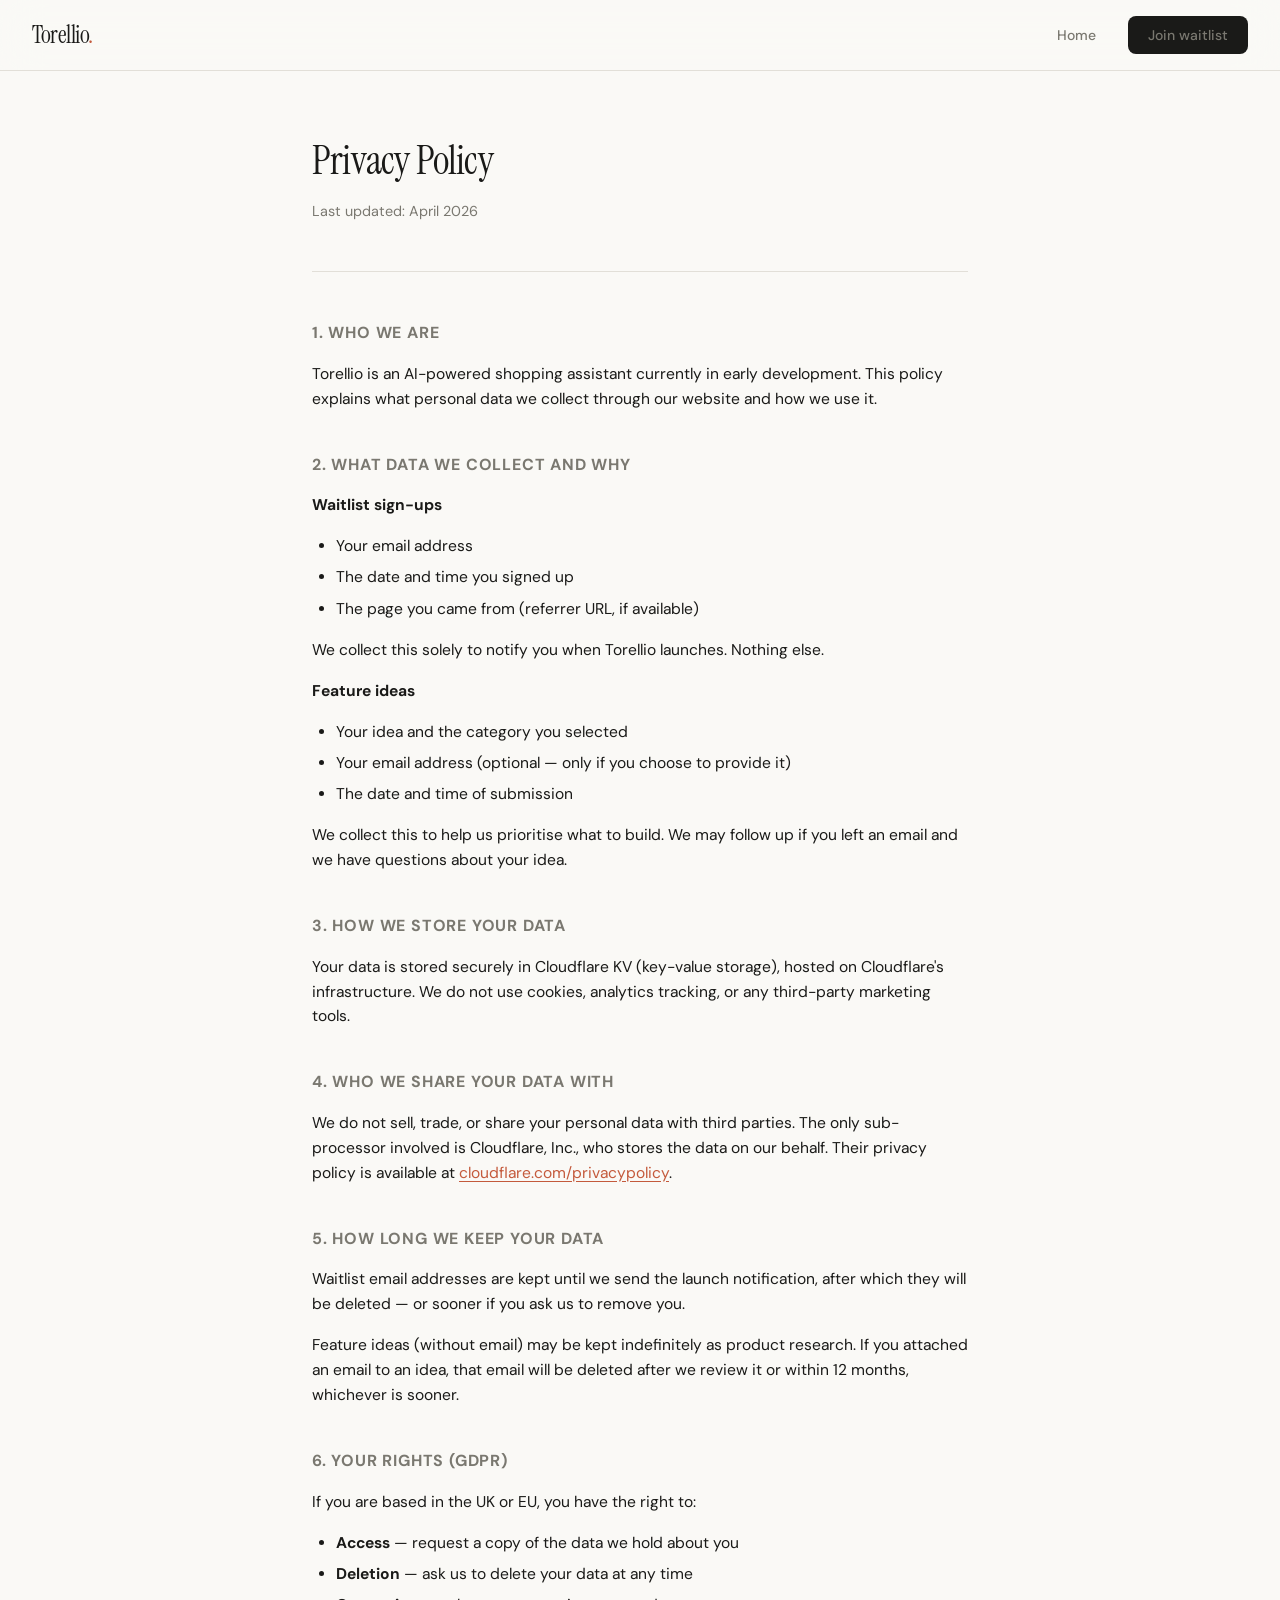
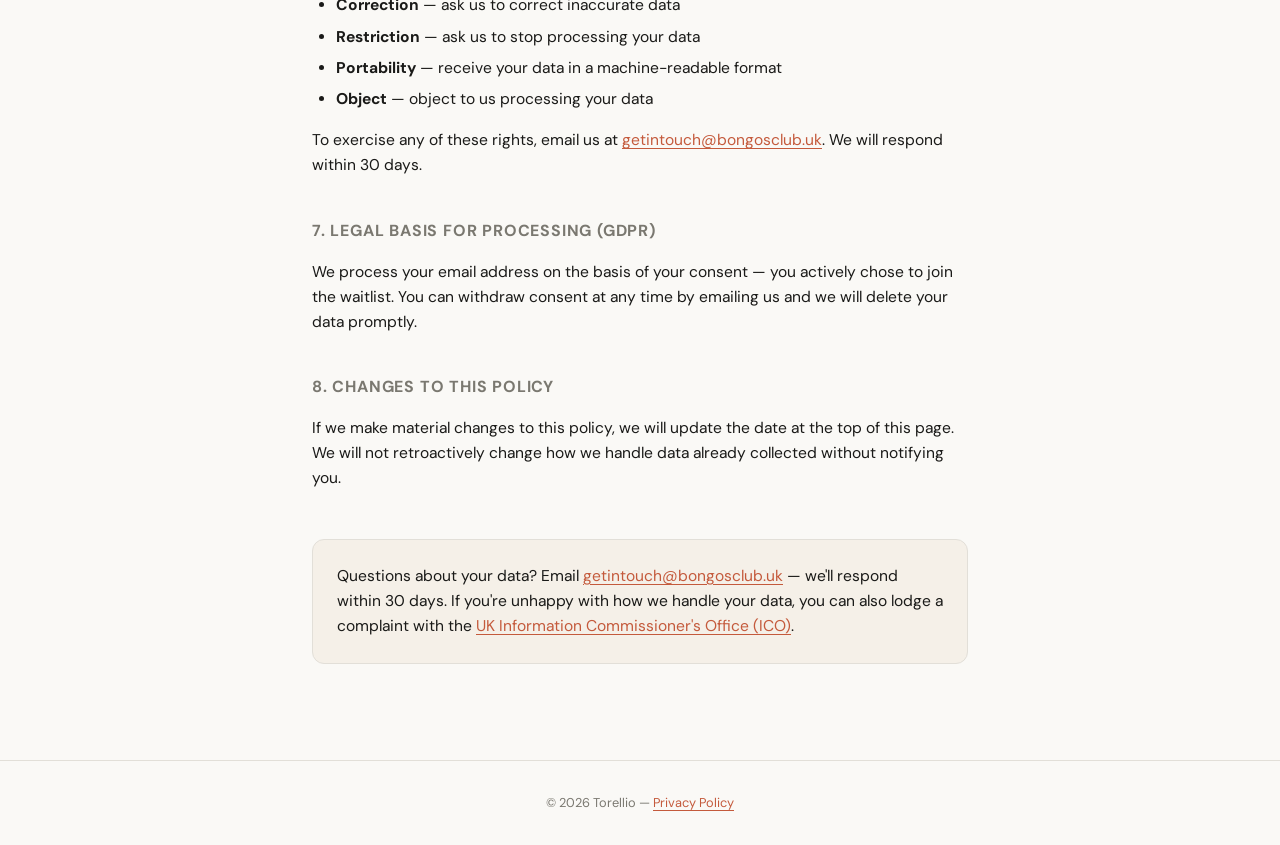
<file: privacy.html>
<!DOCTYPE html>
<html lang="en">
<head>
<meta charset="UTF-8">
<meta name="viewport" content="width=device-width, initial-scale=1.0">
<title>Privacy Policy — Torellio</title>
<meta name="description" content="Privacy policy for Torellio — how we collect, use and protect your data.">
<link rel="preconnect" href="https://fonts.googleapis.com">
<link rel="preconnect" href="https://fonts.gstatic.com" crossorigin>
<link href="https://fonts.googleapis.com/css2?family=DM+Sans:ital,opsz,wght@0,9..40,400;0,9..40,500;0,9..40,600;0,9..40,700;1,9..40,400&family=Instrument+Serif:ital@0;1&display=swap" rel="stylesheet">
<style>
*,*::before,*::after{margin:0;padding:0;box-sizing:border-box}
:root{
  --ink:#1a1a18;
  --paper:#faf9f6;
  --warm:#f5f0e8;
  --accent:#c45a3c;
  --accent-light:#f0d9cf;
  --muted:#7a7870;
  --border:#e2dfd8;
  --radius:12px;
}
html{scroll-behavior:smooth}
body{
  font-family:'DM Sans',system-ui,sans-serif;
  background:var(--paper);
  color:var(--ink);
  line-height:1.6;
  -webkit-font-smoothing:antialiased;
}
nav{
  position:fixed;top:0;left:0;right:0;z-index:100;
  padding:1rem 2rem;
  display:flex;align-items:center;justify-content:space-between;
  background:rgba(250,249,246,0.85);
  backdrop-filter:blur(20px);
  border-bottom:1px solid var(--border);
}
.logo{
  font-family:'Instrument Serif',serif;
  font-size:1.5rem;
  font-weight:400;
  letter-spacing:-0.02em;
  color:var(--ink);
  text-decoration:none;
}
.logo span{color:var(--accent)}
.nav-links{display:flex;gap:2rem;align-items:center}
.nav-links a{
  text-decoration:none;color:var(--muted);
  font-size:0.875rem;font-weight:500;
  transition:color 0.2s;
}
.nav-links a:hover{color:var(--ink)}
.nav-cta{
  background:var(--ink);color:var(--paper);
  padding:0.5rem 1.25rem;border-radius:8px;
  font-size:0.875rem;font-weight:600;
  text-decoration:none;transition:opacity 0.2s;
}
.nav-cta:hover{opacity:0.85}
.page{
  max-width:720px;
  margin:0 auto;
  padding:8rem 2rem 6rem;
}
.page-header{
  margin-bottom:3rem;
  padding-bottom:2rem;
  border-bottom:1px solid var(--border);
}
.page-header h1{
  font-family:'Instrument Serif',serif;
  font-size:2.5rem;
  font-weight:400;
  letter-spacing:-0.02em;
  margin-bottom:0.5rem;
}
.page-header p{
  color:var(--muted);
  font-size:0.9rem;
}
section{
  margin-bottom:2.5rem;
}
h2{
  font-size:1rem;
  font-weight:700;
  text-transform:uppercase;
  letter-spacing:0.05em;
  color:var(--muted);
  margin-bottom:1rem;
}
p{
  margin-bottom:1rem;
  font-size:0.975rem;
}
ul{
  margin:0 0 1rem 1.5rem;
  font-size:0.975rem;
}
ul li{
  margin-bottom:0.4rem;
}
a{color:var(--accent);text-decoration:underline;text-underline-offset:3px;}
a:hover{opacity:0.8}
.contact-box{
  background:var(--warm);
  border:1px solid var(--border);
  border-radius:var(--radius);
  padding:1.5rem;
  margin-top:3rem;
}
.contact-box p{margin:0}
footer{
  text-align:center;
  padding:2rem;
  color:var(--muted);
  font-size:0.8rem;
  border-top:1px solid var(--border);
}
</style>
</head>
<body>

<nav>
  <a href="/" class="logo">Torellio<span>.</span></a>
  <div class="nav-links">
    <a href="/">Home</a>
    <a href="/#waitlist" class="nav-cta">Join waitlist</a>
  </div>
</nav>

<div class="page">
  <div class="page-header">
    <h1>Privacy Policy</h1>
    <p>Last updated: April 2026</p>
  </div>

  <section>
    <h2>1. Who we are</h2>
    <p>Torellio is an AI-powered shopping assistant currently in early development. This policy explains what personal data we collect through our website and how we use it.</p>
  </section>

  <section>
    <h2>2. What data we collect and why</h2>
    <p><strong>Waitlist sign-ups</strong></p>
    <ul>
      <li>Your email address</li>
      <li>The date and time you signed up</li>
      <li>The page you came from (referrer URL, if available)</li>
    </ul>
    <p>We collect this solely to notify you when Torellio launches. Nothing else.</p>

    <p><strong>Feature ideas</strong></p>
    <ul>
      <li>Your idea and the category you selected</li>
      <li>Your email address (optional — only if you choose to provide it)</li>
      <li>The date and time of submission</li>
    </ul>
    <p>We collect this to help us prioritise what to build. We may follow up if you left an email and we have questions about your idea.</p>
  </section>

  <section>
    <h2>3. How we store your data</h2>
    <p>Your data is stored securely in Cloudflare KV (key-value storage), hosted on Cloudflare's infrastructure. We do not use cookies, analytics tracking, or any third-party marketing tools.</p>
  </section>

  <section>
    <h2>4. Who we share your data with</h2>
    <p>We do not sell, trade, or share your personal data with third parties. The only sub-processor involved is Cloudflare, Inc., who stores the data on our behalf. Their privacy policy is available at <a href="https://www.cloudflare.com/privacypolicy/" target="_blank" rel="noopener">cloudflare.com/privacypolicy</a>.</p>
  </section>

  <section>
    <h2>5. How long we keep your data</h2>
    <p>Waitlist email addresses are kept until we send the launch notification, after which they will be deleted — or sooner if you ask us to remove you.</p>
    <p>Feature ideas (without email) may be kept indefinitely as product research. If you attached an email to an idea, that email will be deleted after we review it or within 12 months, whichever is sooner.</p>
  </section>

  <section>
    <h2>6. Your rights (GDPR)</h2>
    <p>If you are based in the UK or EU, you have the right to:</p>
    <ul>
      <li><strong>Access</strong> — request a copy of the data we hold about you</li>
      <li><strong>Deletion</strong> — ask us to delete your data at any time</li>
      <li><strong>Correction</strong> — ask us to correct inaccurate data</li>
      <li><strong>Restriction</strong> — ask us to stop processing your data</li>
      <li><strong>Portability</strong> — receive your data in a machine-readable format</li>
      <li><strong>Object</strong> — object to us processing your data</li>
    </ul>
    <p>To exercise any of these rights, email us at <a href="mailto:getintouch@bongosclub.uk">getintouch@bongosclub.uk</a>. We will respond within 30 days.</p>
  </section>

  <section>
    <h2>7. Legal basis for processing (GDPR)</h2>
    <p>We process your email address on the basis of your consent — you actively chose to join the waitlist. You can withdraw consent at any time by emailing us and we will delete your data promptly.</p>
  </section>

  <section>
    <h2>8. Changes to this policy</h2>
    <p>If we make material changes to this policy, we will update the date at the top of this page. We will not retroactively change how we handle data already collected without notifying you.</p>
  </section>

  <div class="contact-box">
    <p>Questions about your data? Email <a href="mailto:getintouch@bongosclub.uk">getintouch@bongosclub.uk</a> — we'll respond within 30 days. If you're unhappy with how we handle your data, you can also lodge a complaint with the <a href="https://ico.org.uk" target="_blank" rel="noopener">UK Information Commissioner's Office (ICO)</a>.</p>
  </div>
</div>

<footer>
  &copy; 2026 Torellio &mdash; <a href="/privacy">Privacy Policy</a>
</footer>

</body>
</html>
</file>
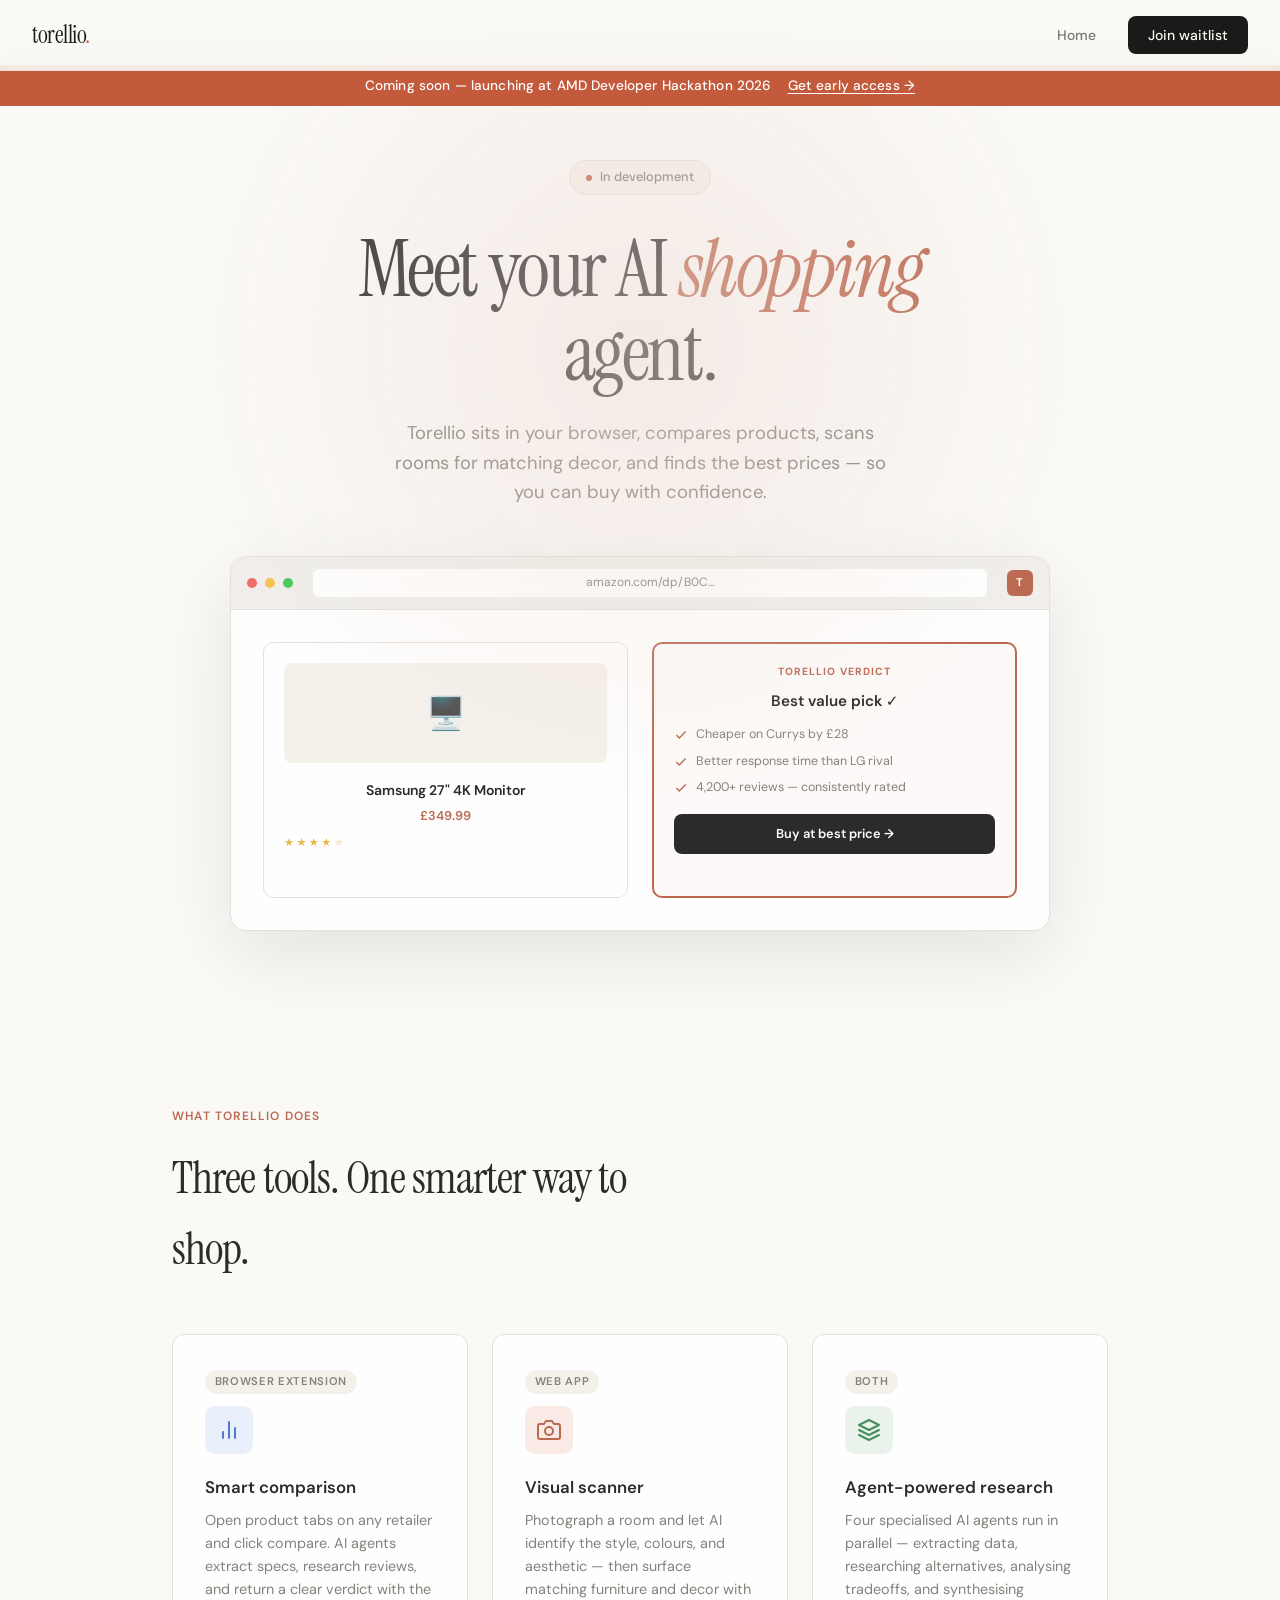
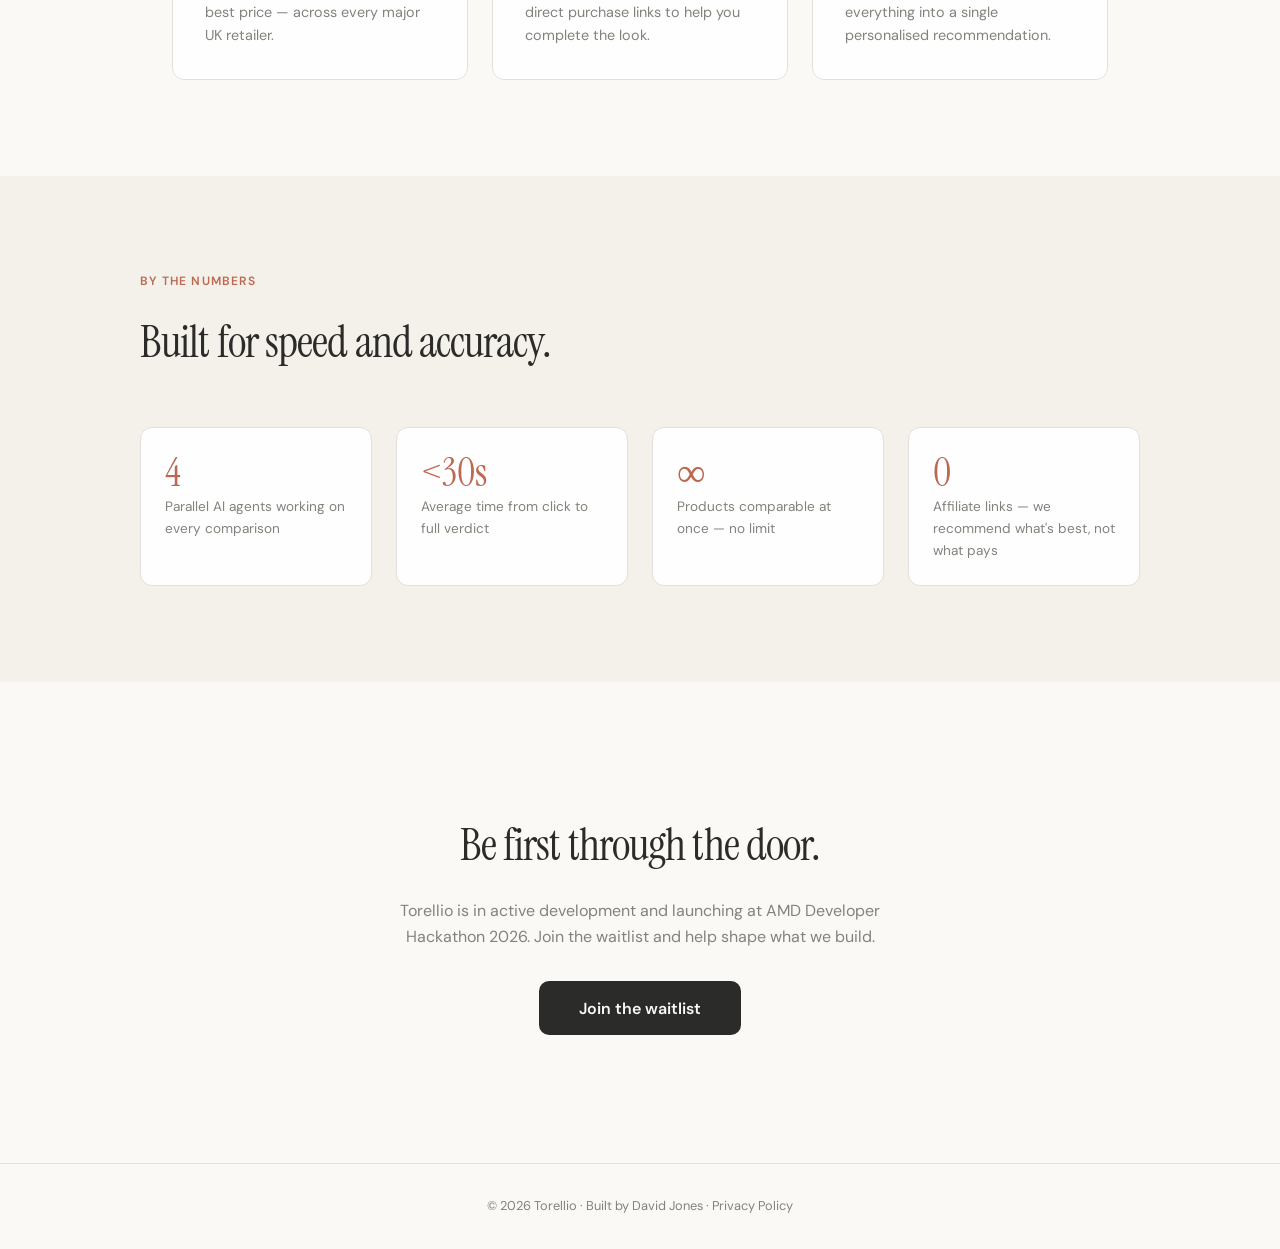
<file: product.html>
<!DOCTYPE html>
<html lang="en">
<head>
<meta charset="UTF-8">
<meta name="viewport" content="width=device-width, initial-scale=1.0">
<title>Torellio — The Product</title>
<meta name="description" content="Torellio — AI agents that compare products, scan rooms, and find the best prices. Coming soon.">
<link rel="preconnect" href="https://fonts.googleapis.com">
<link rel="preconnect" href="https://fonts.gstatic.com" crossorigin>
<link href="https://fonts.googleapis.com/css2?family=DM+Sans:ital,opsz,wght@0,9..40,400;0,9..40,500;0,9..40,600;0,9..40,700;1,9..40,400&family=Instrument+Serif:ital@0;1&display=swap" rel="stylesheet">
<style>
*,*::before,*::after{margin:0;padding:0;box-sizing:border-box}
:root{
  --ink:#1a1a18;
  --paper:#faf9f6;
  --warm:#f5f0e8;
  --accent:#c45a3c;
  --accent-light:#f0d9cf;
  --muted:#7a7870;
  --border:#e2dfd8;
  --radius:12px;
}
html{scroll-behavior:smooth}
body{
  font-family:'DM Sans',system-ui,sans-serif;
  background:var(--paper);
  color:var(--ink);
  line-height:1.6;
  -webkit-font-smoothing:antialiased;
  overflow-x:hidden;
}
nav{
  position:fixed;top:0;left:0;right:0;z-index:200;
  padding:1rem 2rem;
  display:flex;align-items:center;justify-content:space-between;
  background:rgba(250,249,246,0.85);
  backdrop-filter:blur(20px);
  border-bottom:1px solid var(--border);
}
.logo{
  font-family:'Instrument Serif',serif;
  font-size:1.5rem;font-weight:400;
  letter-spacing:-0.02em;color:var(--ink);text-decoration:none;
}
.logo span{color:var(--accent)}
.nav-links{display:flex;gap:2rem;align-items:center}
.nav-links a{
  text-decoration:none;color:var(--muted);
  font-size:0.875rem;font-weight:500;transition:color 0.2s;
}
.nav-links a:hover{color:var(--ink)}
.nav-cta{
  background:var(--ink);color:var(--paper) !important;
  padding:0.5rem 1.25rem;border-radius:8px;
  font-size:0.875rem;font-weight:600;
}

/* COMING SOON OVERLAY */
.coming-soon-bar{
  position:fixed;
  top:65px;left:0;right:0;z-index:150;
  background:var(--accent);
  color:white;
  text-align:center;
  padding:0.6rem 1rem;
  font-size:0.85rem;font-weight:500;
  letter-spacing:0.01em;
}
.coming-soon-bar a{color:white;text-decoration:underline;text-underline-offset:3px;margin-left:0.75rem}

/* PAGE CONTENT — slightly dimmed to imply "preview" */
.page-wrap{
  filter:saturate(0.85);
  opacity:0.92;
}

/* HERO */
.hero{
  min-height:100vh;
  display:flex;flex-direction:column;
  align-items:center;justify-content:center;
  text-align:center;
  padding:10rem 2rem 5rem;
  position:relative;overflow:hidden;
}
.hero::before{
  content:'';position:absolute;
  top:-10%;left:50%;transform:translateX(-50%);
  width:900px;height:900px;
  background:radial-gradient(circle,var(--accent-light) 0%,transparent 70%);
  opacity:0.5;pointer-events:none;
}
.badge{
  display:inline-flex;align-items:center;gap:0.5rem;
  background:var(--warm);border:1px solid var(--border);
  padding:0.4rem 1rem;border-radius:100px;
  font-size:0.8rem;font-weight:500;color:var(--muted);
  margin-bottom:2rem;
}
.badge-dot{
  width:6px;height:6px;border-radius:50%;
  background:var(--accent);
  animation:pulse 2s ease infinite;
}
h1{
  font-family:'Instrument Serif',serif;
  font-size:clamp(2.8rem,7vw,5rem);
  line-height:1.05;font-weight:400;
  letter-spacing:-0.03em;max-width:700px;
  margin-bottom:1.5rem;
}
h1 em{font-style:italic;color:var(--accent)}
.hero-sub{
  font-size:1.15rem;color:var(--muted);
  max-width:500px;margin-bottom:3rem;
}

/* MOCK BROWSER WINDOW */
.browser-mock{
  width:100%;max-width:820px;
  margin:0 auto;
  border-radius:16px;
  border:1px solid var(--border);
  box-shadow:0 24px 80px rgba(0,0,0,0.1);
  overflow:hidden;
  background:white;
}
.browser-chrome{
  background:#f0ede8;
  padding:0.75rem 1rem;
  display:flex;align-items:center;gap:0.5rem;
  border-bottom:1px solid var(--border);
}
.browser-dot{width:10px;height:10px;border-radius:50%}
.browser-dot:nth-child(1){background:#ff5f57}
.browser-dot:nth-child(2){background:#ffbd2e}
.browser-dot:nth-child(3){background:#28ca42}
.browser-url{
  flex:1;background:white;border-radius:6px;
  padding:0.3rem 0.75rem;font-size:0.75rem;color:var(--muted);
  margin:0 0.75rem;
}
.browser-ext{
  background:var(--accent);color:white;
  font-size:0.7rem;font-weight:700;
  padding:0.25rem 0.6rem;border-radius:6px;
  letter-spacing:0.02em;
}
.browser-body{
  padding:2rem;
  min-height:320px;
  display:grid;
  grid-template-columns:1fr 1fr;
  gap:1.5rem;
}
.product-card-mock{
  border:1px solid var(--border);
  border-radius:10px;padding:1.25rem;
}
.product-card-mock .mock-img{
  height:100px;background:var(--warm);
  border-radius:8px;margin-bottom:1rem;
  display:flex;align-items:center;justify-content:center;
  font-size:2rem;
}
.product-card-mock h4{font-size:0.875rem;font-weight:600;margin-bottom:0.25rem}
.product-card-mock .mock-price{font-size:0.8rem;color:var(--accent);font-weight:600}
.product-card-mock .mock-rating{
  display:flex;gap:0.15rem;margin-top:0.5rem;
}
.star{font-size:0.7rem;color:#f0b429}
.verdict-panel{
  border:2px solid var(--accent);
  border-radius:10px;padding:1.25rem;
  background:rgba(196,90,60,0.03);
}
.verdict-label{
  font-size:0.65rem;font-weight:700;
  text-transform:uppercase;letter-spacing:0.1em;
  color:var(--accent);margin-bottom:0.5rem;
}
.verdict-panel h4{font-size:0.95rem;font-weight:600;margin-bottom:0.75rem}
.verdict-item{
  display:flex;align-items:center;gap:0.5rem;
  font-size:0.78rem;color:var(--muted);margin-bottom:0.4rem;
}
.verdict-item svg{flex-shrink:0;color:var(--accent)}
.verdict-cta{
  display:block;margin-top:1rem;
  background:var(--ink);color:white;
  text-align:center;padding:0.6rem;
  border-radius:8px;font-size:0.8rem;font-weight:600;
  text-decoration:none;
}

/* FEATURES */
.features{
  padding:6rem 2rem;
  max-width:1000px;margin:0 auto;
}
.section-label{
  font-size:0.75rem;font-weight:600;
  text-transform:uppercase;letter-spacing:0.1em;
  color:var(--accent);margin-bottom:1rem;
}
.features h2{
  font-family:'Instrument Serif',serif;
  font-size:clamp(2rem,4vw,2.8rem);
  font-weight:400;letter-spacing:-0.02em;
  margin-bottom:3rem;max-width:500px;
}
.feature-grid{
  display:grid;
  grid-template-columns:repeat(auto-fit,minmax(280px,1fr));
  gap:1.5rem;
}
.feature-card{
  background:white;border:1px solid var(--border);
  border-radius:var(--radius);padding:2rem;
}
.feature-icon{
  width:48px;height:48px;border-radius:10px;
  display:flex;align-items:center;justify-content:center;
  font-size:1.4rem;margin-bottom:1.25rem;
}
.fi-compare{background:#e8f0fe;color:#3b72d9}
.fi-scan{background:#fce8e4;color:var(--accent)}
.fi-agent{background:#e6f4ea;color:#2d8a4e}
.feature-card h3{font-size:1.05rem;font-weight:600;margin-bottom:0.5rem}
.feature-card p{font-size:0.9rem;color:var(--muted);line-height:1.6}
.feature-tag{
  display:inline-block;
  font-size:0.7rem;font-weight:600;
  text-transform:uppercase;letter-spacing:0.06em;
  background:var(--warm);color:var(--muted);
  padding:0.2rem 0.6rem;border-radius:100px;
  margin-bottom:0.75rem;
}

/* SPECS */
.specs{
  padding:6rem 2rem;
  background:var(--warm);
}
.specs-inner{max-width:1000px;margin:0 auto}
.specs h2{
  font-family:'Instrument Serif',serif;
  font-size:clamp(2rem,4vw,2.8rem);
  font-weight:400;letter-spacing:-0.02em;margin-bottom:3rem;
}
.specs-grid{
  display:grid;
  grid-template-columns:repeat(auto-fit,minmax(200px,1fr));
  gap:1.5rem;
}
.spec-item{
  background:white;border:1px solid var(--border);
  border-radius:var(--radius);padding:1.5rem;
}
.spec-num{
  font-family:'Instrument Serif',serif;
  font-size:2.5rem;color:var(--accent);line-height:1;
  margin-bottom:0.25rem;
}
.spec-item p{font-size:0.85rem;color:var(--muted)}

/* CTA */
.cta-section{
  padding:8rem 2rem;text-align:center;
}
.cta-inner{max-width:520px;margin:0 auto}
.cta-inner h2{
  font-family:'Instrument Serif',serif;
  font-size:clamp(2rem,4vw,2.8rem);
  font-weight:400;letter-spacing:-0.02em;margin-bottom:1rem;
}
.cta-inner p{font-size:1rem;color:var(--muted);margin-bottom:2rem}
.btn-primary{
  display:inline-block;
  background:var(--ink);color:var(--paper);
  padding:0.9rem 2.5rem;border-radius:10px;
  font-size:1rem;font-weight:600;text-decoration:none;
  transition:transform 0.2s,opacity 0.2s;
}
.btn-primary:hover{transform:translateY(-1px);opacity:0.9}

footer{
  padding:2rem;border-top:1px solid var(--border);
  text-align:center;
}
footer p{font-size:0.8rem;color:var(--muted)}
footer a{color:var(--muted);text-decoration:none}
footer a:hover{color:var(--ink)}

@keyframes pulse{0%,100%{opacity:1}50%{opacity:0.4}}

@media(max-width:640px){
  nav{padding:1rem}
  .nav-links a:not(.nav-cta){display:none}
  .browser-body{grid-template-columns:1fr}
  .features,.specs{padding:4rem 1.5rem}
}
</style>
</head>
<body>

<nav>
  <a href="/" class="logo">torellio<span>.</span></a>
  <div class="nav-links">
    <a href="/">Home</a>
    <a href="/#waitlist" class="nav-cta">Join waitlist</a>
  </div>
</nav>

<div class="coming-soon-bar">
  Coming soon — launching at AMD Developer Hackathon 2026
  <a href="/#waitlist">Get early access &rarr;</a>
</div>

<div class="page-wrap">

  <section class="hero">
    <div class="badge">
      <span class="badge-dot"></span>
      In development
    </div>
    <h1>Meet your AI <em>shopping</em> agent.</h1>
    <p class="hero-sub">Torellio sits in your browser, compares products, scans rooms for matching decor, and finds the best prices — so you can buy with confidence.</p>

    <div class="browser-mock">
      <div class="browser-chrome">
        <div class="browser-dot"></div>
        <div class="browser-dot"></div>
        <div class="browser-dot"></div>
        <div class="browser-url">amazon.com/dp/B0C...</div>
        <div class="browser-ext">T</div>
      </div>
      <div class="browser-body">
        <div class="product-card-mock">
          <div class="mock-img">🖥️</div>
          <h4>Samsung 27" 4K Monitor</h4>
          <div class="mock-price">£349.99</div>
          <div class="mock-rating">
            <span class="star">★</span><span class="star">★</span><span class="star">★</span><span class="star">★</span><span class="star" style="opacity:0.3">★</span>
          </div>
        </div>
        <div class="verdict-panel">
          <div class="verdict-label">Torellio verdict</div>
          <h4>Best value pick ✓</h4>
          <div class="verdict-item">
            <svg width="14" height="14" fill="none" stroke="currentColor" stroke-width="2.5" viewBox="0 0 24 24"><path d="M20 6L9 17l-5-5"/></svg>
            Cheaper on Currys by £28
          </div>
          <div class="verdict-item">
            <svg width="14" height="14" fill="none" stroke="currentColor" stroke-width="2.5" viewBox="0 0 24 24"><path d="M20 6L9 17l-5-5"/></svg>
            Better response time than LG rival
          </div>
          <div class="verdict-item">
            <svg width="14" height="14" fill="none" stroke="currentColor" stroke-width="2.5" viewBox="0 0 24 24"><path d="M20 6L9 17l-5-5"/></svg>
            4,200+ reviews — consistently rated
          </div>
          <a href="/#waitlist" class="verdict-cta">Buy at best price &rarr;</a>
        </div>
      </div>
    </div>
  </section>

  <section class="features">
    <div class="section-label">What Torellio does</div>
    <h2>Three tools. One smarter way to shop.</h2>
    <div class="feature-grid">
      <div class="feature-card">
        <div class="feature-tag">Browser extension</div>
        <div class="feature-icon fi-compare">
          <svg width="24" height="24" fill="none" stroke="currentColor" stroke-width="2" stroke-linecap="round" stroke-linejoin="round" viewBox="0 0 24 24"><path d="M18 20V10M12 20V4M6 20v-6"/></svg>
        </div>
        <h3>Smart comparison</h3>
        <p>Open product tabs on any retailer and click compare. AI agents extract specs, research reviews, and return a clear verdict with the best price — across every major UK retailer.</p>
      </div>
      <div class="feature-card">
        <div class="feature-tag">Web app</div>
        <div class="feature-icon fi-scan">
          <svg width="24" height="24" fill="none" stroke="currentColor" stroke-width="2" stroke-linecap="round" stroke-linejoin="round" viewBox="0 0 24 24"><path d="M23 19a2 2 0 0 1-2 2H3a2 2 0 0 1-2-2V8a2 2 0 0 1 2-2h4l2-3h6l2 3h4a2 2 0 0 1 2 2z"/><circle cx="12" cy="13" r="4"/></svg>
        </div>
        <h3>Visual scanner</h3>
        <p>Photograph a room and let AI identify the style, colours, and aesthetic — then surface matching furniture and decor with direct purchase links to help you complete the look.</p>
      </div>
      <div class="feature-card">
        <div class="feature-tag">Both</div>
        <div class="feature-icon fi-agent">
          <svg width="24" height="24" fill="none" stroke="currentColor" stroke-width="2" stroke-linecap="round" stroke-linejoin="round" viewBox="0 0 24 24"><path d="M12 2L2 7l10 5 10-5-10-5zM2 17l10 5 10-5M2 12l10 5 10-5"/></svg>
        </div>
        <h3>Agent-powered research</h3>
        <p>Four specialised AI agents run in parallel — extracting data, researching alternatives, analysing tradeoffs, and synthesising everything into a single personalised recommendation.</p>
      </div>
    </div>
  </section>

  <section class="specs">
    <div class="specs-inner">
      <div class="section-label">By the numbers</div>
      <h2>Built for speed and accuracy.</h2>
      <div class="specs-grid">
        <div class="spec-item">
          <div class="spec-num">4</div>
          <p>Parallel AI agents working on every comparison</p>
        </div>
        <div class="spec-item">
          <div class="spec-num">&lt;30s</div>
          <p>Average time from click to full verdict</p>
        </div>
        <div class="spec-item">
          <div class="spec-num">∞</div>
          <p>Products comparable at once — no limit</p>
        </div>
        <div class="spec-item">
          <div class="spec-num">0</div>
          <p>Affiliate links — we recommend what's best, not what pays</p>
        </div>
      </div>
    </div>
  </section>

  <section class="cta-section">
    <div class="cta-inner">
      <h2>Be first through the door.</h2>
      <p>Torellio is in active development and launching at AMD Developer Hackathon 2026. Join the waitlist and help shape what we build.</p>
      <a href="/#waitlist" class="btn-primary">Join the waitlist</a>
    </div>
  </section>

  <footer>
    <p>&copy; 2026 Torellio &middot; Built by <a href="https://bongosclub.uk" target="_blank" rel="noopener">David Jones</a> &middot; <a href="/privacy">Privacy Policy</a></p>
  </footer>

</div>
</body>
</html>
</file>
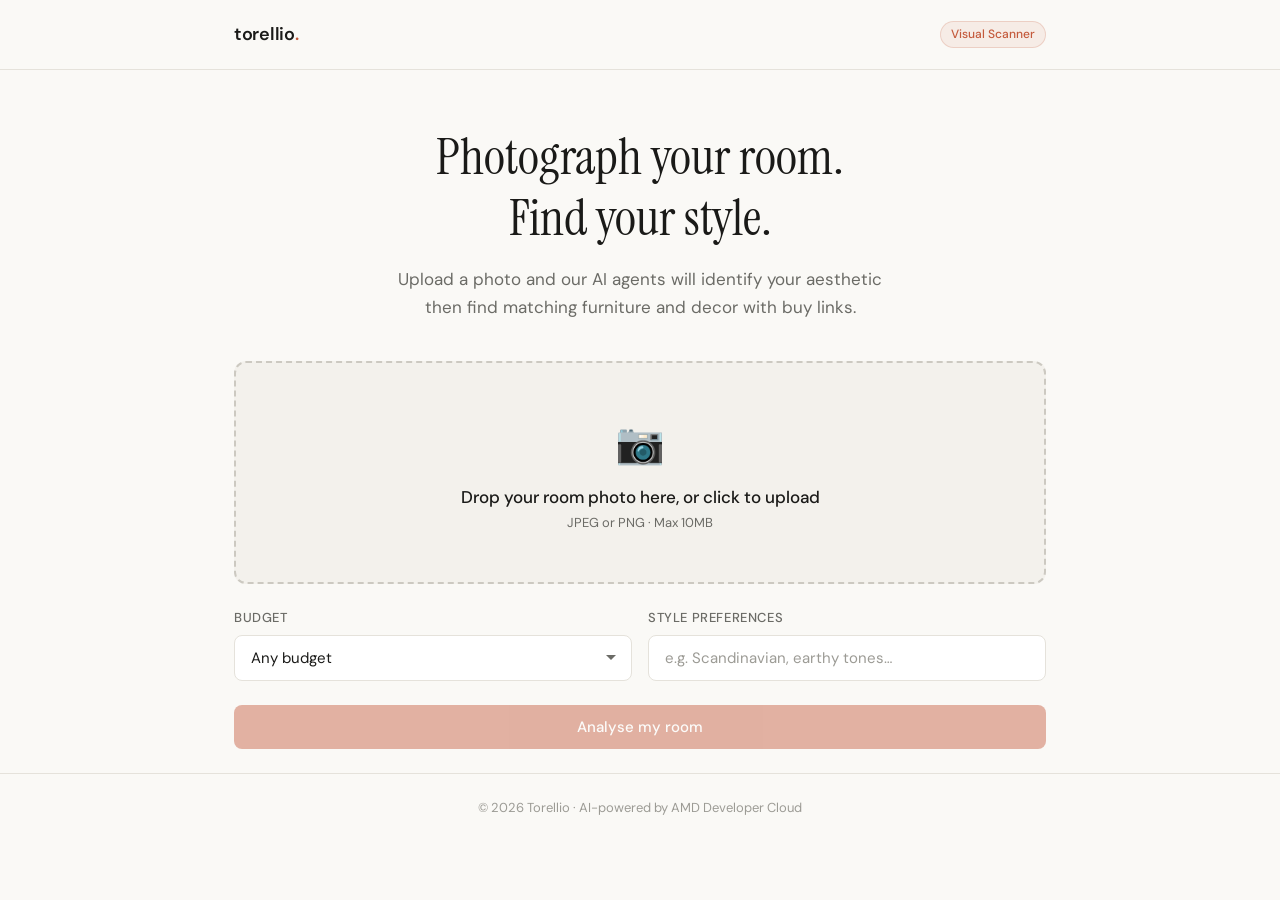
<file: scanner.html>
<!DOCTYPE html>
<html lang="en">
<head>
  <meta charset="UTF-8" />
  <meta name="viewport" content="width=device-width, initial-scale=1.0" />
  <title>Visual Scanner — Torellio</title>
  <link rel="stylesheet" href="assets/style.css" />
  <style>
    /* ---- Page layout ---- */
    .site-header {
      padding: 20px 0;
      border-bottom: 1px solid var(--border);
    }

    .site-header .container {
      display: flex;
      align-items: center;
      justify-content: space-between;
    }

    .logo {
      font-family: 'DM Sans', sans-serif;
      font-size: 18px;
      font-weight: 600;
      color: var(--ink);
      letter-spacing: -0.3px;
    }

    .logo span { color: var(--accent); }

    .hero {
      padding: 56px 0 40px;
      text-align: center;
    }

    .hero h1 {
      font-size: clamp(2rem, 5vw, 3.2rem);
      color: var(--ink);
      margin-bottom: 16px;
    }

    .hero p {
      font-size: 17px;
      color: var(--ink-muted);
      max-width: 520px;
      margin: 0 auto;
      line-height: 1.65;
    }

    /* ---- Upload form ---- */
    .upload-section { padding-bottom: 24px; }

    .drop-zone {
      border: 2px dashed var(--border-strong);
      border-radius: var(--radius);
      padding: 48px 24px;
      text-align: center;
      cursor: pointer;
      transition: border-color 0.2s, background 0.2s;
      background: var(--bg-warm);
      position: relative;
      margin-bottom: 24px;
    }

    .drop-zone:hover,
    .drop-zone.drag-over {
      border-color: var(--accent);
      background: var(--accent-light);
    }

    .drop-zone input[type="file"] {
      position: absolute;
      inset: 0;
      opacity: 0;
      cursor: pointer;
      width: 100%;
      height: 100%;
    }

    .drop-icon {
      font-size: 40px;
      margin-bottom: 12px;
      display: block;
    }

    .drop-zone h2 {
      font-family: 'DM Sans', sans-serif;
      font-size: 17px;
      font-weight: 500;
      color: var(--ink);
      margin-bottom: 6px;
    }

    .drop-zone p {
      font-size: 13px;
      color: var(--ink-muted);
    }

    .drop-zone .mobile-hint {
      display: none;
    }

    @media (max-width: 600px) {
      .drop-zone .desktop-hint { display: none; }
      .drop-zone .mobile-hint { display: block; }
    }

    /* Preview thumbnail */
    .preview-wrap {
      display: none;
      position: relative;
      text-align: center;
    }

    .preview-wrap.visible { display: block; }

    .preview-img {
      max-height: 240px;
      border-radius: var(--radius-sm);
      margin: 0 auto 12px;
      object-fit: cover;
      border: 1px solid var(--border);
    }

    .change-photo {
      font-size: 13px;
      color: var(--ink-muted);
      background: none;
      border: none;
      cursor: pointer;
      text-decoration: underline;
      padding: 0;
    }

    .change-photo:hover { color: var(--accent); }

    /* Options */
    .options-grid {
      display: grid;
      grid-template-columns: 1fr 1fr;
      gap: 16px;
      margin-bottom: 24px;
    }

    @media (max-width: 540px) {
      .options-grid { grid-template-columns: 1fr; }
    }

    /* ---- Loading state ---- */
    .loading-state {
      display: none;
      padding: 48px 24px;
      text-align: center;
    }

    .loading-state.active { display: block; }

    .loading-spinner-wrap {
      display: flex;
      align-items: center;
      justify-content: center;
      margin-bottom: 28px;
    }

    .spinner-lg {
      width: 40px;
      height: 40px;
      border: 3px solid var(--border);
      border-top-color: var(--accent);
      border-radius: 50%;
      animation: spin 0.8s linear infinite;
    }

    .agent-steps-list {
      display: flex;
      flex-direction: column;
      gap: 10px;
      max-width: 360px;
      margin: 0 auto;
      text-align: left;
    }

    .agent-step {
      display: flex;
      align-items: center;
      gap: 12px;
      padding: 12px 16px;
      border-radius: var(--radius-sm);
      background: var(--bg-warm);
      font-size: 14px;
      color: var(--ink-muted);
      transition: all 0.25s;
    }

    .agent-step.active {
      background: var(--surface);
      color: var(--ink);
      border: 1px solid var(--border);
      box-shadow: var(--shadow);
    }

    .agent-step.done { color: var(--success); }

    .step-icon { font-size: 18px; width: 24px; text-align: center; flex-shrink: 0; }

    .step-dot-sm {
      width: 10px;
      height: 10px;
      border-radius: 50%;
      background: var(--border-strong);
      flex-shrink: 0;
      transition: background 0.25s;
    }

    .agent-step.active .step-dot-sm {
      background: var(--accent);
      animation: step-pulse 1.4s ease-in-out infinite;
    }

    .agent-step.done .step-dot-sm { background: var(--success); }

    /* ---- Results ---- */
    .results-section {
      display: none;
      padding-bottom: 60px;
    }

    .results-section.active { display: block; }

    /* Style profile card */
    .style-profile-card {
      background: linear-gradient(135deg, #1a1a18 0%, #2a2a26 100%);
      color: #f0efe8;
      border-radius: var(--radius);
      padding: 32px;
      margin-bottom: 36px;
      position: relative;
      overflow: hidden;
    }

    .style-profile-card::before {
      content: '';
      position: absolute;
      top: -40px;
      right: -40px;
      width: 200px;
      height: 200px;
      border-radius: 50%;
      background: rgba(196, 90, 60, 0.15);
      pointer-events: none;
    }

    .profile-label {
      font-size: 11px;
      font-weight: 500;
      text-transform: uppercase;
      letter-spacing: 1px;
      color: rgba(240, 239, 232, 0.5);
      margin-bottom: 10px;
    }

    .aesthetic-name {
      font-family: 'Instrument Serif', Georgia, serif;
      font-size: clamp(1.6rem, 4vw, 2.4rem);
      color: #f0efe8;
      margin-bottom: 8px;
      font-weight: 400;
    }

    .mood-text {
      font-size: 15px;
      color: rgba(240, 239, 232, 0.65);
      margin-bottom: 20px;
    }

    .palette {
      display: flex;
      align-items: center;
      gap: 10px;
      flex-wrap: wrap;
    }

    .palette-label {
      font-size: 12px;
      color: rgba(240, 239, 232, 0.5);
    }

    .colour-pill {
      display: inline-flex;
      align-items: center;
      gap: 6px;
      background: rgba(255,255,255,0.08);
      border: 1px solid rgba(255,255,255,0.12);
      border-radius: 20px;
      padding: 4px 10px;
      font-size: 12px;
      color: rgba(240, 239, 232, 0.8);
    }

    .colour-swatch {
      width: 10px;
      height: 10px;
      border-radius: 50%;
      background: currentColor;
      opacity: 0.8;
    }

    /* Recommendations */
    .recs-header {
      display: flex;
      align-items: baseline;
      justify-content: space-between;
      margin-bottom: 20px;
    }

    .recs-header h2 {
      font-size: clamp(1.4rem, 3vw, 1.9rem);
    }

    .recs-grid {
      display: grid;
      grid-template-columns: repeat(auto-fill, minmax(260px, 1fr));
      gap: 20px;
      margin-bottom: 32px;
    }

    .rec-card {
      background: var(--surface);
      border: 1px solid var(--border);
      border-radius: var(--radius);
      overflow: hidden;
      box-shadow: var(--shadow);
      display: flex;
      flex-direction: column;
      transition: box-shadow 0.2s, transform 0.2s;
    }

    .rec-card:hover {
      box-shadow: var(--shadow-lg);
      transform: translateY(-2px);
    }

    .rec-image-placeholder {
      background: var(--bg-warm);
      height: 180px;
      display: flex;
      align-items: center;
      justify-content: center;
      font-size: 40px;
      color: var(--ink-faint);
    }

    .rec-body { padding: 18px; flex: 1; display: flex; flex-direction: column; }

    .rec-category {
      font-size: 10px;
      font-weight: 500;
      text-transform: uppercase;
      letter-spacing: 0.8px;
      color: var(--ink-faint);
      margin-bottom: 6px;
    }

    .rec-name {
      font-size: 16px;
      font-weight: 600;
      color: var(--ink);
      margin-bottom: 6px;
      line-height: 1.3;
    }

    .rec-price {
      font-size: 14px;
      color: var(--ink-muted);
      margin-bottom: 10px;
    }

    .rec-reason {
      font-size: 13px;
      color: var(--ink-muted);
      line-height: 1.5;
      flex: 1;
      margin-bottom: 14px;
    }

    .rec-buy-btn {
      display: block;
      width: 100%;
      padding: 10px;
      background: var(--accent);
      color: #fff;
      border: none;
      border-radius: var(--radius-sm);
      font-family: 'DM Sans', sans-serif;
      font-size: 13px;
      font-weight: 500;
      cursor: pointer;
      text-align: center;
      text-decoration: none;
      transition: background 0.15s;
    }

    .rec-buy-btn:hover { background: var(--accent-hover); text-decoration: none; }

    /* Try again */
    .try-again-wrap { text-align: center; margin-top: 8px; }

    /* Error */
    .error-msg {
      display: none;
      background: #fef2f0;
      border: 1px solid #f5c0b5;
      border-radius: var(--radius-sm);
      padding: 14px 18px;
      color: #b04030;
      font-size: 14px;
      margin-bottom: 20px;
    }

    .error-msg.active { display: block; }

    /* Footer */
    .site-footer {
      border-top: 1px solid var(--border);
      padding: 24px 0;
      text-align: center;
      font-size: 13px;
      color: var(--ink-faint);
    }
  </style>
</head>
<body>

  <header class="site-header">
    <div class="container">
      <div class="logo">torellio<span>.</span></div>
      <span class="badge">Visual Scanner</span>
    </div>
  </header>

  <main>
    <!-- Hero -->
    <section class="hero">
      <div class="container">
        <h1>Photograph your room.<br>Find your style.</h1>
        <p>Upload a photo and our AI agents will identify your aesthetic then find matching furniture and decor with buy links.</p>
      </div>
    </section>

    <!-- Upload form -->
    <section class="upload-section" id="uploadSection">
      <div class="container">

        <div class="error-msg" id="errorMsg"></div>

        <!-- Drop zone -->
        <div class="drop-zone" id="dropZone">
          <input
            type="file"
            id="imageInput"
            accept="image/*"
            capture="environment"
          />
          <span class="drop-icon">📷</span>
          <h2 class="desktop-hint">Drop your room photo here, or click to upload</h2>
          <p class="desktop-hint">JPEG or PNG · Max 10MB</p>
          <h2 class="mobile-hint">Tap to take a photo or choose from gallery</h2>
          <p class="mobile-hint">JPEG or PNG · Max 10MB</p>
        </div>

        <!-- Image preview (shown after selection) -->
        <div class="preview-wrap" id="previewWrap">
          <img id="previewImg" class="preview-img" alt="Your room" />
          <button class="change-photo" id="changePhoto">Choose a different photo</button>
        </div>

        <!-- Options -->
        <div class="options-grid">
          <div class="form-group" style="margin-bottom:0">
            <label class="form-label" for="budgetSelect">Budget</label>
            <select class="form-control" id="budgetSelect">
              <option value="">Any budget</option>
              <option value="budget">Budget-friendly</option>
              <option value="mid-range">Mid-range</option>
              <option value="premium">Premium</option>
            </select>
          </div>
          <div class="form-group" style="margin-bottom:0">
            <label class="form-label" for="prefsInput">Style preferences</label>
            <input
              type="text"
              class="form-control"
              id="prefsInput"
              placeholder="e.g. Scandinavian, earthy tones…"
            />
          </div>
        </div>

        <button class="btn btn-primary btn-full" id="submitBtn" disabled>
          Analyse my room
        </button>
      </div>
    </section>

    <!-- Loading state -->
    <section class="loading-state" id="loadingState">
      <div class="container">
        <div class="loading-spinner-wrap">
          <div class="spinner-lg"></div>
        </div>
        <div class="agent-steps-list">
          <div class="agent-step" data-step="0">
            <div class="step-dot-sm"></div>
            <span>Identifying your style…</span>
          </div>
          <div class="agent-step" data-step="1">
            <div class="step-dot-sm"></div>
            <span>Searching for matching products…</span>
          </div>
          <div class="agent-step" data-step="2">
            <div class="step-dot-sm"></div>
            <span>Curating your recommendations…</span>
          </div>
        </div>
      </div>
    </section>

    <!-- Results -->
    <section class="results-section" id="resultsSection">
      <div class="container">

        <!-- Style profile -->
        <div class="style-profile-card" id="styleProfileCard">
          <div class="profile-label">Your style</div>
          <div class="aesthetic-name" id="aestheticName"></div>
          <div class="mood-text" id="moodText"></div>
          <div class="palette">
            <span class="palette-label">Palette:</span>
            <div id="colourPills"></div>
          </div>
        </div>

        <!-- Recommendations -->
        <div class="recs-header">
          <h2>Recommended for your room</h2>
        </div>

        <div class="recs-grid" id="recsGrid"></div>

        <div class="try-again-wrap">
          <button class="btn btn-outline" id="tryAgainBtn">← Scan another room</button>
        </div>
      </div>
    </section>
  </main>

  <footer class="site-footer">
    <div class="container">
      &copy; 2026 Torellio · AI-powered by AMD Developer Cloud
    </div>
  </footer>

  <script>
    "use strict";

    const BACKEND_URL = localStorage.getItem("torellio_backend_url") || "https://api.torellio.com";

    const $ = (id) => document.getElementById(id);

    const dropZone = $("dropZone");
    const imageInput = $("imageInput");
    const previewWrap = $("previewWrap");
    const previewImg = $("previewImg");
    const changePhoto = $("changePhoto");
    const submitBtn = $("submitBtn");
    const uploadSection = $("uploadSection");
    const loadingState = $("loadingState");
    const resultsSection = $("resultsSection");
    const errorMsg = $("errorMsg");

    let selectedFile = null;

    // --- Drag-and-drop ---
    dropZone.addEventListener("dragover", (e) => {
      e.preventDefault();
      dropZone.classList.add("drag-over");
    });

    dropZone.addEventListener("dragleave", () => dropZone.classList.remove("drag-over"));

    dropZone.addEventListener("drop", (e) => {
      e.preventDefault();
      dropZone.classList.remove("drag-over");
      const file = e.dataTransfer?.files?.[0];
      if (file && file.type.startsWith("image/")) selectFile(file);
    });

    imageInput.addEventListener("change", () => {
      const file = imageInput.files?.[0];
      if (file) selectFile(file);
    });

    changePhoto.addEventListener("click", () => {
      selectedFile = null;
      previewWrap.classList.remove("visible");
      dropZone.style.display = "";
      imageInput.value = "";
      submitBtn.disabled = true;
    });

    function selectFile(file) {
      selectedFile = file;
      const reader = new FileReader();
      reader.onload = (e) => {
        previewImg.src = e.target.result;
        previewWrap.classList.add("visible");
        dropZone.style.display = "none";
        submitBtn.disabled = false;
      };
      reader.readAsDataURL(file);
    }

    // --- Submit ---
    submitBtn.addEventListener("click", async () => {
      if (!selectedFile) return;
      showError("");
      showView("loading");
      animateSteps();

      const formData = new FormData();
      formData.append("image", selectedFile);
      formData.append("budget", $("budgetSelect").value);
      formData.append("preferences", $("prefsInput").value.trim());

      try {
        const res = await fetch(`${BACKEND_URL}/api/scan`, {
          method: "POST",
          body: formData,
        });

        if (!res.ok) {
          const text = await res.text();
          throw new Error(`Server error ${res.status}: ${text}`);
        }

        const data = await res.json();
        renderResults(data);
        showView("results");
      } catch (err) {
        showView("upload");
        showError(`Something went wrong: ${err.message}`);
      }
    });

    $("tryAgainBtn").addEventListener("click", () => {
      selectedFile = null;
      previewWrap.classList.remove("visible");
      dropZone.style.display = "";
      imageInput.value = "";
      submitBtn.disabled = true;
      $("prefsInput").value = "";
      $("budgetSelect").value = "";
      showView("upload");
    });

    // --- Step animation ---
    function animateSteps() {
      const steps = document.querySelectorAll(".agent-step");
      steps.forEach((s) => s.classList.remove("active", "done"));
      let current = 0;
      function advance() {
        if (current > 0) steps[current - 1].classList.replace("active", "done");
        if (current < steps.length) {
          steps[current].classList.add("active");
          current++;
          setTimeout(advance, 18000);
        }
      }
      advance();
    }

    // --- Render results ---
    function renderResults(data) {
      const profile = data.style_profile || {};

      $("aestheticName").textContent = profile.aesthetic || "Unknown aesthetic";
      $("moodText").textContent = profile.mood || "";

      // Colour pills
      const pillsContainer = $("colourPills");
      pillsContainer.innerHTML = "";
      const colours = Array.isArray(profile.colours) ? profile.colours : [];
      colours.slice(0, 6).forEach((colour) => {
        const pill = document.createElement("span");
        pill.className = "colour-pill";
        pill.textContent = colour;
        pillsContainer.appendChild(pill);
      });

      // Recommendations grid
      const grid = $("recsGrid");
      const recs = Array.isArray(data.recommendations) ? data.recommendations : [];

      if (recs.length === 0) {
        grid.innerHTML = `<p style="color:var(--ink-muted); grid-column: 1/-1;">No recommendations returned. Try uploading a clearer room photo.</p>`;
        return;
      }

      const categoryIcons = {
        seating: "🛋️",
        surfaces: "🪵",
        lighting: "💡",
        accessories: "🪴",
        decorative: "🪴",
        rugs: "🎨",
      };

      grid.innerHTML = recs.map((rec) => {
        const cat = (rec.category || "").toLowerCase();
        const icon = Object.entries(categoryIcons).find(([k]) => cat.includes(k))?.[1] || "✨";

        return `
          <div class="rec-card">
            <div class="rec-image-placeholder">${icon}</div>
            <div class="rec-body">
              <div class="rec-category">${escapeHtml(rec.category || "")}</div>
              <div class="rec-name">${escapeHtml(rec.name || "")}</div>
              <div class="rec-price">${escapeHtml(rec.price_range || "")}</div>
              <div class="rec-reason">${escapeHtml(rec.match_reason || rec.description || "")}</div>
              ${rec.affiliate_url
                ? `<a href="${escapeHtml(rec.affiliate_url)}" target="_blank" rel="noopener" class="rec-buy-btn">View product →</a>`
                : ""}
            </div>
          </div>`;
      }).join("");
    }

    // --- View helpers ---
    function showView(view) {
      uploadSection.style.display = view === "upload" ? "block" : "none";
      loadingState.classList.toggle("active", view === "loading");
      resultsSection.classList.toggle("active", view === "results");
    }

    function showError(msg) {
      errorMsg.textContent = msg;
      errorMsg.classList.toggle("active", !!msg);
    }

    // --- Utils ---
    function escapeHtml(str) {
      return String(str)
        .replace(/&/g, "&amp;")
        .replace(/</g, "&lt;")
        .replace(/>/g, "&gt;")
        .replace(/"/g, "&quot;");
    }
  </script>

</body>
</html>
</file>
<file: assets/style.css>
/* Torellio shared styles
   Palette: off-white #faf9f6, ink #1a1a18, terracotta #c45a3c
   Type: Instrument Serif (headings), DM Sans (body)
*/

@import url('https://fonts.googleapis.com/css2?family=Instrument+Serif:ital@0;1&family=DM+Sans:wght@400;500;600&display=swap');

*, *::before, *::after {
  box-sizing: border-box;
  margin: 0;
  padding: 0;
}

:root {
  --bg: #faf9f6;
  --bg-warm: #f3f1ec;
  --surface: #ffffff;
  --border: #e5e2db;
  --border-strong: #ccc9c1;
  --ink: #1a1a18;
  --ink-muted: #6b6b66;
  --ink-faint: #9c9b95;
  --accent: #c45a3c;
  --accent-hover: #b04d32;
  --accent-light: rgba(196, 90, 60, 0.08);
  --success: #2d7a52;
  --radius: 12px;
  --radius-sm: 8px;
  --shadow: 0 1px 3px rgba(26, 26, 24, 0.06), 0 4px 16px rgba(26, 26, 24, 0.04);
  --shadow-lg: 0 2px 8px rgba(26, 26, 24, 0.08), 0 12px 40px rgba(26, 26, 24, 0.08);
}

html { font-size: 16px; scroll-behavior: smooth; }

body {
  font-family: 'DM Sans', system-ui, sans-serif;
  background: var(--bg);
  color: var(--ink);
  line-height: 1.6;
  -webkit-font-smoothing: antialiased;
}

h1, h2, h3 {
  font-family: 'Instrument Serif', Georgia, serif;
  line-height: 1.2;
  font-weight: 400;
}

a { color: var(--accent); text-decoration: none; }
a:hover { text-decoration: underline; }

img { max-width: 100%; display: block; }

/* ---- Utility ---- */
.container {
  max-width: 860px;
  margin: 0 auto;
  padding: 0 24px;
}

.sr-only {
  position: absolute; width: 1px; height: 1px; overflow: hidden;
  clip: rect(0,0,0,0); white-space: nowrap;
}

/* ---- Buttons ---- */
.btn {
  display: inline-flex;
  align-items: center;
  justify-content: center;
  gap: 8px;
  padding: 12px 24px;
  border-radius: var(--radius-sm);
  font-family: 'DM Sans', sans-serif;
  font-size: 15px;
  font-weight: 500;
  cursor: pointer;
  transition: background 0.15s, color 0.15s, opacity 0.15s, transform 0.1s;
  border: none;
  text-decoration: none;
}

.btn:hover { text-decoration: none; }

.btn-primary {
  background: var(--accent);
  color: #fff;
}
.btn-primary:hover { background: var(--accent-hover); }
.btn-primary:active { transform: scale(0.98); }

.btn-outline {
  background: transparent;
  color: var(--accent);
  border: 1.5px solid var(--accent);
}
.btn-outline:hover { background: var(--accent-light); }

.btn:disabled {
  opacity: 0.45;
  cursor: not-allowed;
  transform: none;
}

.btn-full { width: 100%; }

/* ---- Form elements ---- */
.form-group { margin-bottom: 20px; }

.form-label {
  display: block;
  font-size: 13px;
  font-weight: 500;
  color: var(--ink-muted);
  margin-bottom: 6px;
  text-transform: uppercase;
  letter-spacing: 0.6px;
}

.form-control {
  width: 100%;
  padding: 12px 16px;
  background: var(--surface);
  border: 1.5px solid var(--border);
  border-radius: var(--radius-sm);
  font-family: 'DM Sans', sans-serif;
  font-size: 15px;
  color: var(--ink);
  transition: border-color 0.15s, box-shadow 0.15s;
  outline: none;
  appearance: none;
}

.form-control::placeholder { color: var(--ink-faint); }

.form-control:focus {
  border-color: var(--accent);
  box-shadow: 0 0 0 3px rgba(196, 90, 60, 0.12);
}

select.form-control {
  background-image: url("data:image/svg+xml,%3Csvg xmlns='http://www.w3.org/2000/svg' width='12' height='12' viewBox='0 0 12 12'%3E%3Cpath fill='%236b6b66' d='M6 8L1 3h10z'/%3E%3C/svg%3E");
  background-repeat: no-repeat;
  background-position: right 14px center;
  padding-right: 40px;
  cursor: pointer;
}

/* ---- Cards ---- */
.card {
  background: var(--surface);
  border: 1px solid var(--border);
  border-radius: var(--radius);
  box-shadow: var(--shadow);
  padding: 28px;
}

/* ---- Badge ---- */
.badge {
  display: inline-block;
  padding: 3px 10px;
  border-radius: 20px;
  font-size: 12px;
  font-weight: 500;
  background: var(--accent-light);
  color: var(--accent);
  border: 1px solid rgba(196, 90, 60, 0.2);
}

/* ---- Loading spinner ---- */
@keyframes spin {
  to { transform: rotate(360deg); }
}

.spinner {
  width: 24px;
  height: 24px;
  border: 2.5px solid var(--border);
  border-top-color: var(--accent);
  border-radius: 50%;
  animation: spin 0.7s linear infinite;
  flex-shrink: 0;
}

/* ---- Step indicator (shared with extension) ---- */
@keyframes step-pulse {
  0%, 100% { opacity: 1; }
  50% { opacity: 0.4; }
}

.step-dot-active { animation: step-pulse 1.4s ease-in-out infinite; }

/* ---- Responsive ---- */
@media (max-width: 600px) {
  .container { padding: 0 16px; }
  .card { padding: 20px; }
}
</file>
